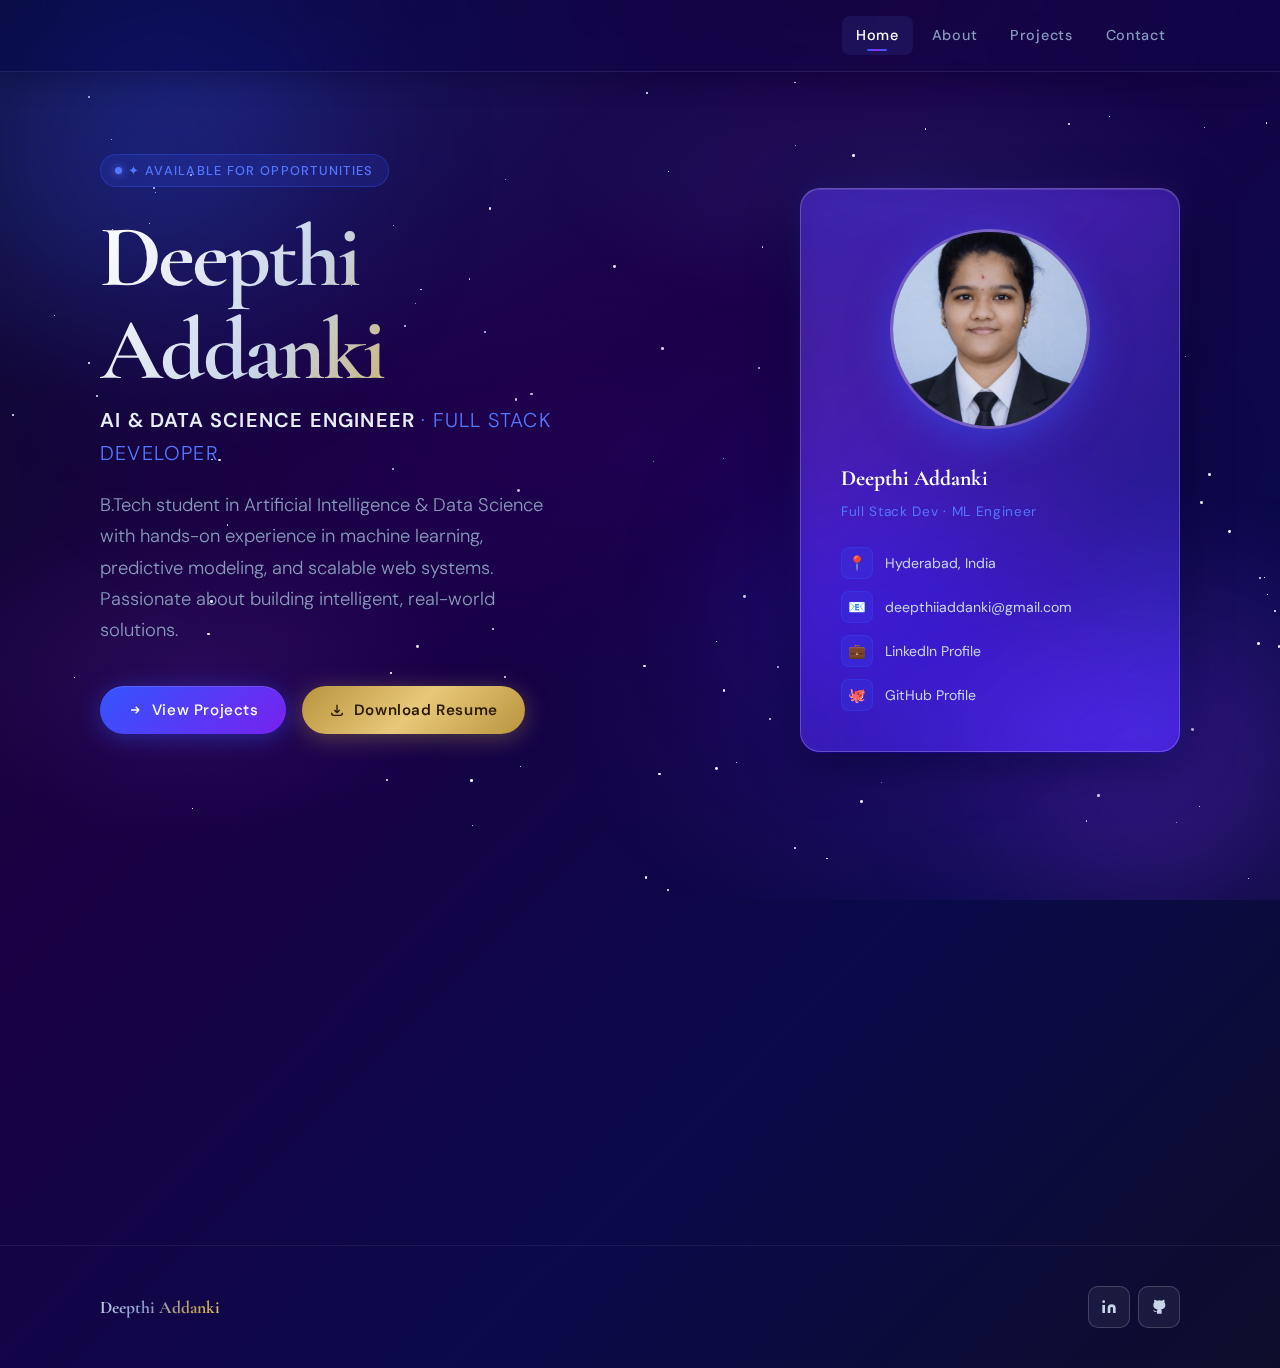
<file: index.html>
<!DOCTYPE html>
<html lang="en">
<head>
  <meta charset="UTF-8" />
  <meta name="viewport" content="width=device-width, initial-scale=1.0" />
  <meta name="description" content="Deepthi Addanki — Full Stack Developer & Machine Learning Enthusiast based in Hyderabad. Portfolio showcasing scalable, intelligent software solutions." />
  <meta name="keywords" content="Deepthi Addanki, Full Stack Developer, Machine Learning, Portfolio, Hyderabad, Software Engineer" />
  <meta name="author" content="Deepthi Addanki" />
  <meta property="og:title" content="Deepthi Addanki — Full Stack Developer" />
  <meta property="og:description" content="Passionate about building scalable and intelligent software solutions." />
  <meta property="og:type" content="website" />
  <title>Deepthi Addanki</title>
  <link rel="stylesheet" href="style.css" />
  <link rel="icon" type="image/svg+xml" href="data:image/svg+xml,<svg xmlns='http://www.w3.org/2000/svg' viewBox='0 0 100 100'><text y='.9em' font-size='90'></text></svg>" />
</head>
<body>

<!-- ═══ NAVBAR ═══════════════════════════════════════════════ -->
<nav id="navbar" role="navigation" aria-label="Main Navigation">
  <div class="container nav-inner">
    <a href="index.html" class="nav-logo" aria-label="Deepthi Addanki Home">
      <!-- Deepthi <span>Addanki</span> -->
    </a>

    <ul class="nav-links" role="list">
      <li><a href="index.html"    data-nav aria-current="page">Home</a></li>
      <li><a href="about.html"    data-nav>About</a></li>
      <li><a href="projects.html" data-nav>Projects</a></li>
      <li><a href="contact.html"  data-nav>Contact</a></li>
    </ul>

    <button class="nav-toggle" id="navToggle" aria-label="Toggle menu" aria-expanded="false">
      <span></span><span></span><span></span>
    </button>
  </div>
</nav>

<!-- Mobile Drawer -->
<div class="nav-mobile" id="navMobile" aria-hidden="true">
  <ul role="list">
    <li><a href="index.html"    data-nav>Home</a></li>
    <li><a href="about.html"    data-nav>About</a></li>
    <li><a href="projects.html" data-nav>Projects</a></li>
    <li><a href="contact.html"  data-nav>Contact</a></li>
  </ul>
</div>

<!-- ═══ HERO ══════════════════════════════════════════════════ -->
<main>
  <section class="hero" aria-labelledby="hero-heading">
    <!-- Floating orbs -->
    <div class="orb orb-1" aria-hidden="true"></div>
    <div class="orb orb-2" aria-hidden="true"></div>
    <div class="orb orb-3" aria-hidden="true"></div>

    <div class="container">
      <div class="hero-inner">

        <!-- Left: Copy -->
        <div class="hero-copy">
          <div class="hero-badge reveal">✦ Available for Opportunities</div>

          <h1 class="hero-name reveal reveal-delay-1" id="hero-heading">
            Deepthi<br>Addanki
          </h1>

          <p class="hero-title reveal reveal-delay-2">
            <strong>AI & Data Science Engineer</strong> · Full Stack Developer
          </p>

          <p class="hero-tagline reveal reveal-delay-3">
            B.Tech student in Artificial Intelligence & Data Science with hands-on experience in machine learning, predictive modeling, and scalable web systems. Passionate about building intelligent, real-world solutions.
          </p>

          <div class="hero-cta reveal reveal-delay-4">
            <a href="projects.html" class="btn btn-primary">
              <svg width="16" height="16" fill="none" viewBox="0 0 24 24" stroke="currentColor" stroke-width="2" aria-hidden="true"><path d="M13 7l5 5m0 0l-5 5m5-5H6"/></svg>
              View Projects
            </a>
            <a href="resume.pdf" download class="btn btn-gold">
              <svg width="16" height="16" fill="none" viewBox="0 0 24 24" stroke="currentColor" stroke-width="2" aria-hidden="true"><path d="M4 16v1a3 3 0 003 3h10a3 3 0 003-3v-1m-4-4l-4 4m0 0l-4-4m4 4V4"/></svg>
              Download Resume
            </a>
          </div>

          <div class="hero-stats reveal reveal-delay-5">
            <div class="stat-item">
              <span class="stat-num"></span>
              <span class="stat-label"></span>
            </div>
            <div class="stat-item">
              <span class="stat-num"></span>
              <span class="stat-label"></span>
            </div>
            <div class="stat-item">
              <span class="stat-num"></span>
              <span class="stat-label"></span>
            </div>
          </div>
        </div>

        <!-- Right: Floating Card -->
        <div class="hero-visual" aria-hidden="true">
          <div class="glass-strong hero-card">
            <div class="hero-card-glow"></div>
            <div class="hero-card-avatar">
                <img src="Deepthi_A.png" alt="Deepthi Addanki">
            </div>
            <p class="hero-card-name">Deepthi Addanki</p>
            <p class="hero-card-role">Full Stack Dev · ML Engineer</p>
            <div class="hero-card-info">
              <div class="info-row">
                <div class="info-icon">📍</div>
                <span>Hyderabad, India</span>
              </div>
              <div class="info-row">
                <div class="info-icon">📧</div>
                <span>deepthiiaddanki@gmail.com</span>
              </div>
              <div class="info-row">
                <div class="info-icon">💼</div>
                <a href="https://www.linkedin.com/in/deepthi-addanki/" target="_blank" rel="noopener noreferrer" style="color:inherit;text-decoration:none;">LinkedIn Profile</a>
              </div>
              <div class="info-row">
                <div class="info-icon">🐙</div>
                <a href="https://github.com/DeepthiAddanki" target="_blank" rel="noopener noreferrer" style="color:inherit;text-decoration:none;">GitHub Profile</a>
              </div>
            </div>
          </div>
        </div>

      </div>
    </div>
  </section>

  <!-- ═══ QUICK INTRO STRIP ══════════════════════════════════ -->
  <section class="container" style="padding: 0 clamp(1.25rem,4vw,2.5rem) 6rem;" aria-label="Highlights">
    <div style="display:grid; grid-template-columns: repeat(auto-fit, minmax(220px,1fr)); gap:1.5rem;">

      <article class="glass reveal" style="padding:1.75rem; border-radius:16px; transition: transform 0.35s cubic-bezier(.34,1.56,.64,1), box-shadow 0.35s;" onmouseover="this.style.transform='translateY(-8px)'" onmouseout="this.style.transform='translateY(0)'">
        <div style="font-size:2rem; margin-bottom:0.75rem;">⚡</div>
        <h3 style="font-family:var(--font-display); font-size:1.1rem; font-weight:700; color:var(--white); margin-bottom:0.5rem;">Full Stack Dev</h3>
        <p style="font-size:0.875rem; color:var(--silver-dim); line-height:1.6;">Building end-to-end web applications with modern frontend & backend technologies.</p>
      </article>

      <article class="glass reveal reveal-delay-1" style="padding:1.75rem; border-radius:16px; transition: transform 0.35s cubic-bezier(.34,1.56,.64,1), box-shadow 0.35s;" onmouseover="this.style.transform='translateY(-8px)'" onmouseout="this.style.transform='translateY(0)'">
        <div style="font-size:2rem; margin-bottom:0.75rem;">🤖</div>
        <h3 style="font-family:var(--font-display); font-size:1.1rem; font-weight:700; color:var(--white); margin-bottom:0.5rem;">Machine Learning</h3>
        <p style="font-size:0.875rem; color:var(--silver-dim); line-height:1.6;">Crafting predictive models and intelligent systems that solve real-world problems.</p>
      </article>

      <article class="glass reveal reveal-delay-2" style="padding:1.75rem; border-radius:16px; transition: transform 0.35s cubic-bezier(.34,1.56,.64,1), box-shadow 0.35s;" onmouseover="this.style.transform='translateY(-8px)'" onmouseout="this.style.transform='translateY(0)'">
        <div style="font-size:2rem; margin-bottom:0.75rem;">🎯</div>
        <h3 style="font-family:var(--font-display); font-size:1.1rem; font-weight:700; color:var(--white); margin-bottom:0.5rem;">Problem Solver</h3>
        <p style="font-size:0.875rem; color:var(--silver-dim); line-height:1.6;">Turning complex challenges into elegant, scalable, and maintainable solutions.</p>
      </article>

      <article class="glass reveal reveal-delay-3" style="padding:1.75rem; border-radius:16px; transition: transform 0.35s cubic-bezier(.34,1.56,.64,1), box-shadow 0.35s;" onmouseover="this.style.transform='translateY(-8px)'" onmouseout="this.style.transform='translateY(0)'">
        <div style="font-size:2rem; margin-bottom:0.75rem;">🌐</div>
        <h3 style="font-family:var(--font-display); font-size:1.1rem; font-weight:700; color:var(--white); margin-bottom:0.5rem;">Real-Time Systems</h3>
        <p style="font-size:0.875rem; color:var(--silver-dim); line-height:1.6;">Designing live data tracking and monitoring systems for operational efficiency.</p>
      </article>

    </div>
  </section>

</main>

<!-- ═══ FOOTER ════════════════════════════════════════════════ -->
<footer>
  <div class="container footer-inner">
    <span class="footer-logo">Deepthi Addanki</span>
    <!-- <span class="footer-copy"></span> -->
    <div class="footer-links">
      <a href="https://www.linkedin.com/in/deepthi-addanki/" target="_blank" rel="noopener noreferrer" class="social-btn" aria-label="LinkedIn">
        <svg width="16" height="16" viewBox="0 0 24 24" fill="currentColor" aria-hidden="true"><path d="M16 8a6 6 0 016 6v7h-4v-7a2 2 0 00-2-2 2 2 0 00-2 2v7h-4v-7a6 6 0 016-6zM2 9h4v12H2z"/><circle cx="4" cy="4" r="2"/></svg>
      </a>
      <a href="https://github.com/DeepthiAddanki" target="_blank" rel="noopener noreferrer" class="social-btn" aria-label="GitHub">
        <svg width="16" height="16" viewBox="0 0 24 24" fill="currentColor" aria-hidden="true"><path d="M9 19c-5 1.5-5-2.5-7-3m14 6v-3.87a3.37 3.37 0 00-.94-2.61c3.14-.35 6.44-1.54 6.44-7A5.44 5.44 0 0020 4.77 5.07 5.07 0 0019.91 1S18.73.65 16 2.48a13.38 13.38 0 00-7 0C6.27.65 5.09 1 5.09 1A5.07 5.07 0 005 4.77a5.44 5.44 0 00-1.5 3.78c0 5.42 3.3 6.61 6.44 7A3.37 3.37 0 009 18.13V22"/></svg>
      </a>
    </div>
  </div>
</footer>

<script src="main.js"></script>
</body>
</html>
</file>
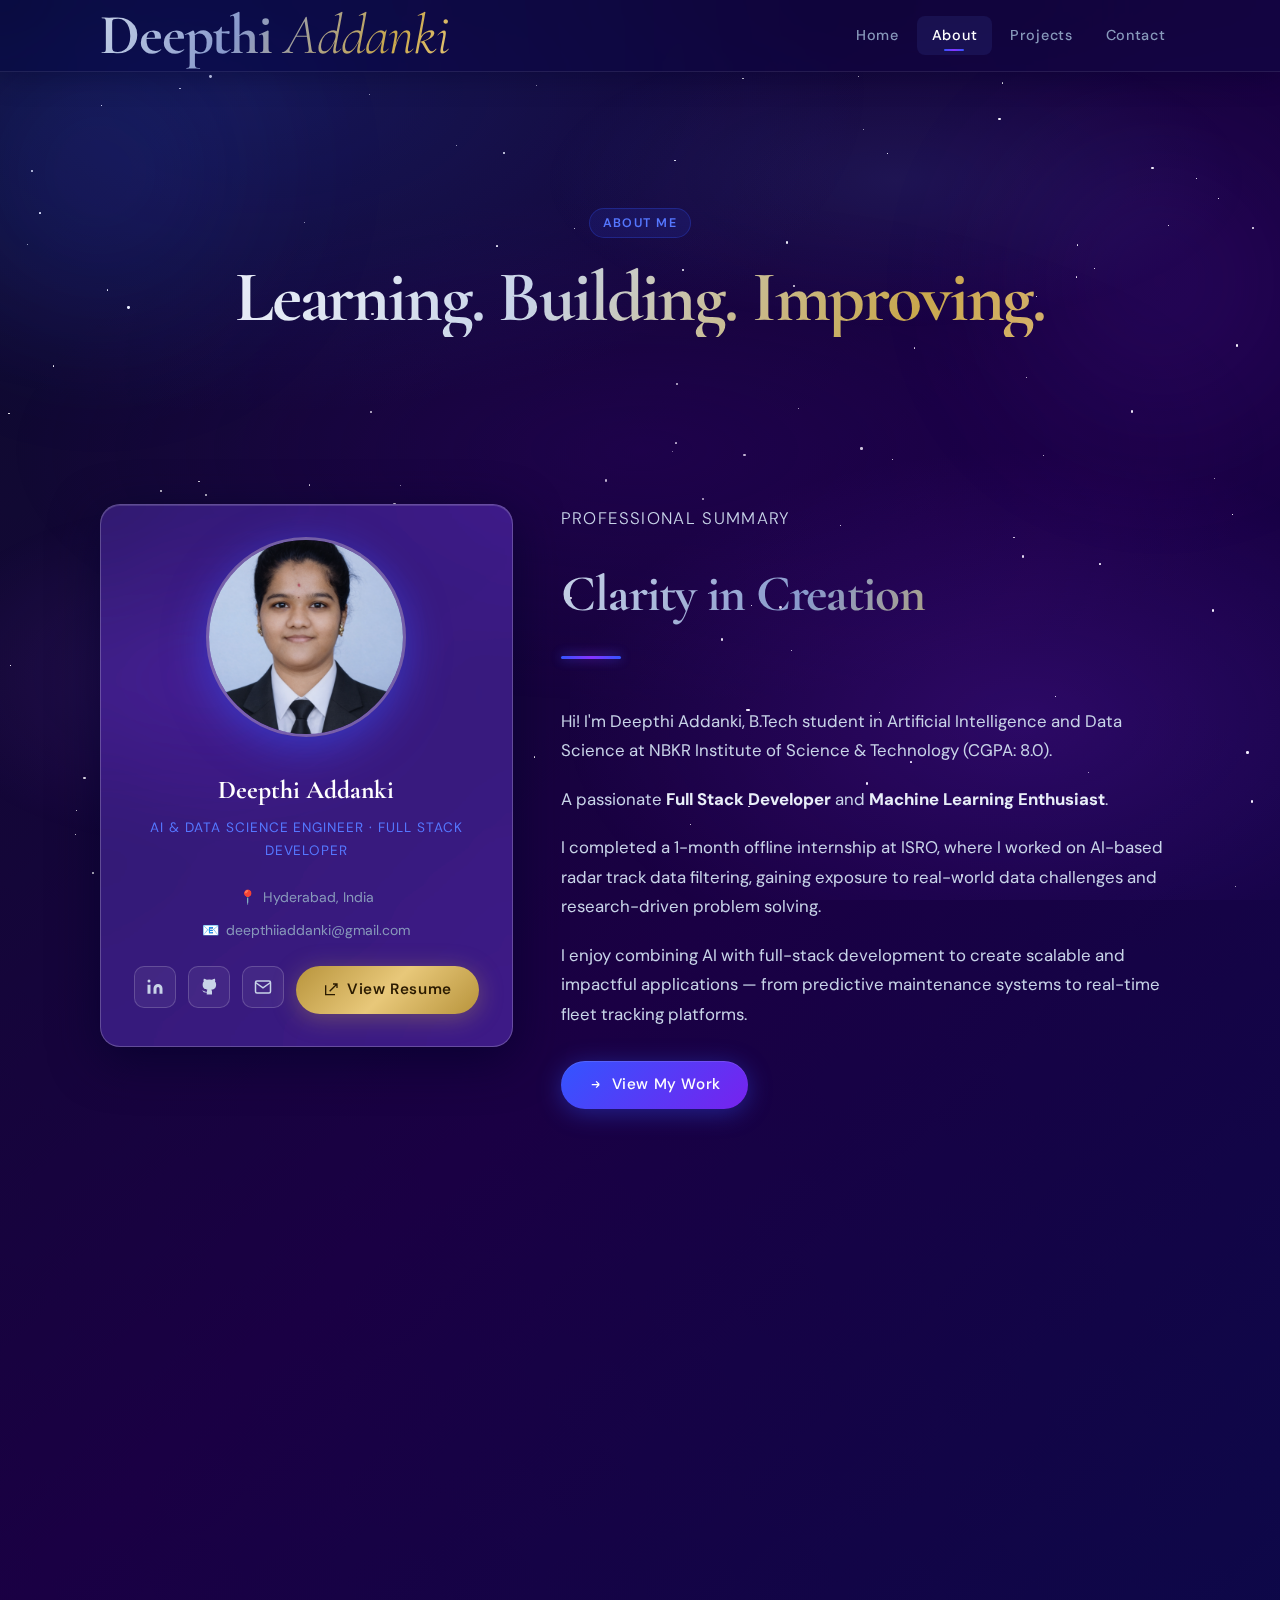
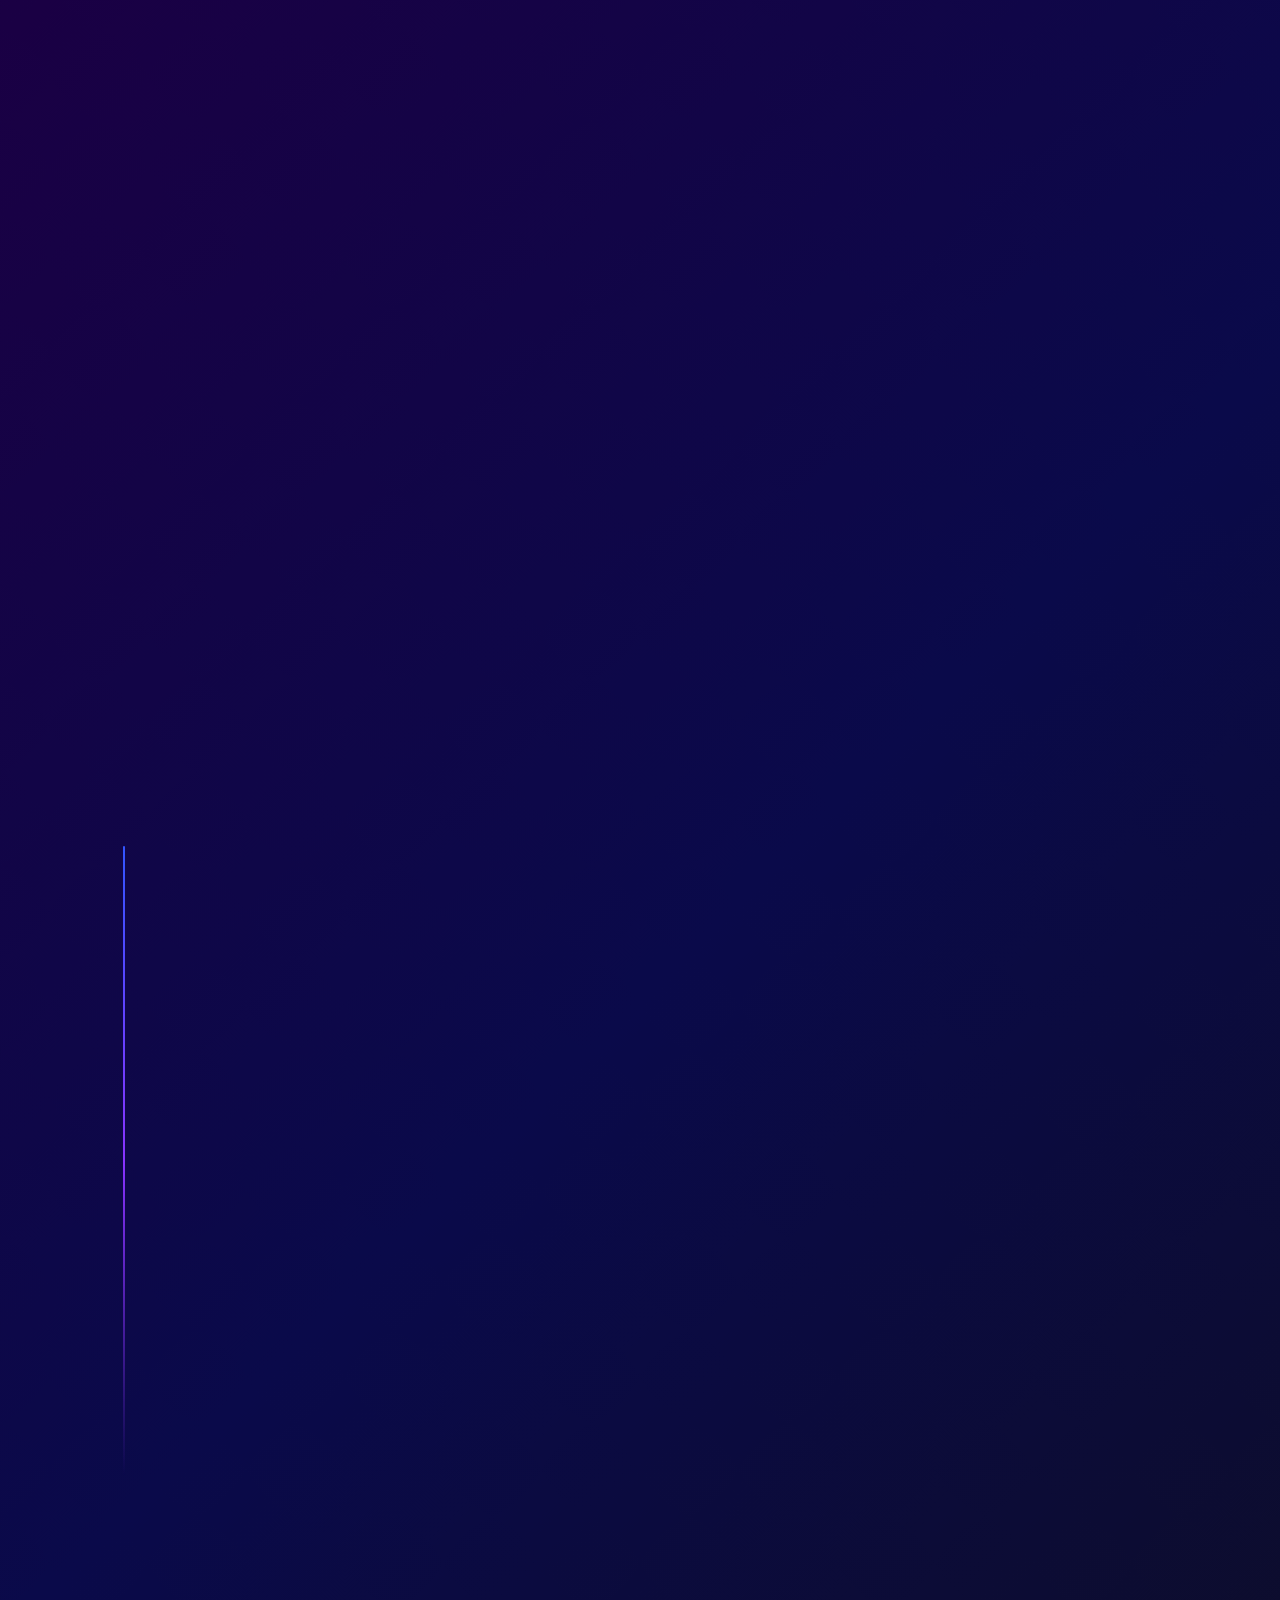
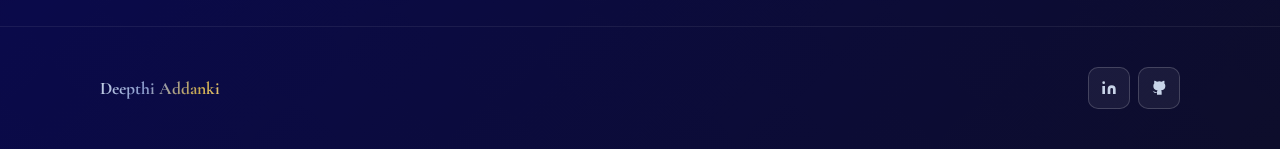
<file: about.html>
<!DOCTYPE html>
<html lang="en">
<head>
  <meta charset="UTF-8" />
  <meta name="viewport" content="width=device-width, initial-scale=1.0" />
  <meta name="description" content="About Deepthi Addanki — Full Stack Developer & ML Enthusiast. Skills, education, and professional background." />
  <meta name="author" content="Deepthi Addanki" />
  <title>About</title>
  <link rel="stylesheet" href="style.css" />
  <link rel="icon" type="image/svg+xml" href="data:image/svg+xml,<svg xmlns='http://www.w3.org/2000/svg' viewBox='0 0 100 100'><text y='.9em' font-size='90'></text></svg>" />
</head>
<body>

<!-- ═══ NAVBAR ═══════════════════════════════════════════════ -->
<nav id="navbar" role="navigation" aria-label="Main Navigation">
  <div class="container nav-inner">
    <a href="index.html" class="nav-logo" aria-label="Deepthi Addanki Home">
      Deepthi <span>Addanki</span>
    </a>
    <ul class="nav-links" role="list">
      <li><a href="index.html"    data-nav>Home</a></li>
      <li><a href="about.html"    data-nav>About</a></li>
      <li><a href="projects.html" data-nav>Projects</a></li>
      <li><a href="contact.html"  data-nav>Contact</a></li>
    </ul>
    <button class="nav-toggle" id="navToggle" aria-label="Toggle menu" aria-expanded="false">
      <span></span><span></span><span></span>
    </button>
  </div>
</nav>

<div class="nav-mobile" id="navMobile">
  <ul role="list">
    <li><a href="index.html"    data-nav>Home</a></li>
    <li><a href="about.html"    data-nav>About</a></li>
    <li><a href="projects.html" data-nav>Projects</a></li>
    <li><a href="contact.html"  data-nav>Contact</a></li>
  </ul>
</div>

<!-- ═══ PAGE HERO ════════════════════════════════════════════ -->
<main class="page-content">
  <section class="page-hero">
    <div class="container">
      <div class="page-hero-tag reveal">About Me</div>
      <h1 class="page-hero-title reveal reveal-delay-1">Learning. Building. Improving.</h1>
      <!-- <p class="page-hero-desc reveal reveal-delay-2">
        A passionate developer who transforms ideas into scalable, intelligent software solutions.
      </p> -->
    </div>
    <!-- Decorative orbs -->
    <div class="orb orb-1" style="opacity:0.2; width:400px; height:400px;" aria-hidden="true"></div>
    <div class="orb orb-2" style="opacity:0.18;" aria-hidden="true"></div>
  </section>

  <!-- ═══ ABOUT MAIN ════════════════════════════════════════ -->
  <section class="about-section" aria-label="About Deepthi">
    <div class="container">

      <!-- Bio Grid -->
      <div class="about-grid">

        <!-- Profile Card -->
        <aside>
          <div class="glass-strong about-photo-card reveal">
            <div class="hero-card-avatar">
                <img src="Deepthi_A.png" alt="Deepthi Addanki">
            </div>
            <h2 class="about-name-card">Deepthi Addanki</h2>
            <p class="about-title-card">AI &amp; Data Science Engineer · Full Stack Developer</p>

            <p class="about-location">
              <span aria-hidden="true">📍</span>
              Hyderabad, India
            </p>
            <p class="about-email">
              <span aria-hidden="true">📧</span>
              <a href="mailto:deepthiiaddanki@gmail.com" style="color:inherit;text-decoration:none;">deepthiiaddanki@gmail.com</a>
            </p>

            <div class="about-social">
              <a href="https://www.linkedin.com/in/deepthi-addanki/" target="_blank" rel="noopener noreferrer"
                 class="social-btn" aria-label="LinkedIn Profile" title="LinkedIn">
                <svg width="18" height="18" viewBox="0 0 24 24" fill="currentColor" aria-hidden="true">
                  <path d="M16 8a6 6 0 016 6v7h-4v-7a2 2 0 00-2-2 2 2 0 00-2 2v7h-4v-7a6 6 0 016-6zM2 9h4v12H2z"/>
                  <circle cx="4" cy="4" r="2"/>
                </svg>
              </a>
              <a href="https://github.com/DeepthiAddanki" target="_blank" rel="noopener noreferrer"
                 class="social-btn" aria-label="GitHub Profile" title="GitHub">
                <svg width="18" height="18" viewBox="0 0 24 24" fill="currentColor" aria-hidden="true">
                  <path d="M9 19c-5 1.5-5-2.5-7-3m14 6v-3.87a3.37 3.37 0 00-.94-2.61c3.14-.35 6.44-1.54 6.44-7A5.44 5.44 0 0020 4.77 5.07 5.07 0 0019.91 1S18.73.65 16 2.48a13.38 13.38 0 00-7 0C6.27.65 5.09 1 5.09 1A5.07 5.07 0 005 4.77a5.44 5.44 0 00-1.5 3.78c0 5.42 3.3 6.61 6.44 7A3.37 3.37 0 009 18.13V22"/>
                </svg>
              </a>
              <a href="mailto:deepthiiaddanki@gmail.com"
                 class="social-btn" aria-label="Email" title="Email">
                <svg width="18" height="18" viewBox="0 0 24 24" fill="none" stroke="currentColor" stroke-width="2" aria-hidden="true">
                  <path d="M4 4h16c1.1 0 2 .9 2 2v12c0 1.1-.9 2-2 2H4c-1.1 0-2-.9-2-2V6c0-1.1.9-2 2-2z"/>
                  <polyline points="22,6 12,13 2,6"/>
                </svg>
              </a>
             <a href="resume.pdf" target="_blank" class="btn btn-gold">
            <svg width="16" height="16" fill="none" viewBox="0 0 24 24" stroke="currentColor" stroke-width="2" aria-hidden="true">
            <path d="M15 3h6v6M10 14L21 3M4 5v14h14"/>
            </svg>
           View Resume
            </a>
            </div>
          </div>
        </aside>

        <!-- Bio Text -->
        <div class="about-bio reveal reveal-delay-1">
          <p class="section-subtitle">Professional Summary</p>
          <h2 class="section-title">Clarity in Creation</h2>
          <div class="section-divider"></div>

          <p>
            Hi! I'm Deepthi Addanki, B.Tech student in Artificial Intelligence and Data Science at NBKR Institute of Science & Technology (CGPA: 8.0).
          </p>
          <p>
             A passionate <strong style="color:var(--silver-light);">Full Stack Developer</strong> and <strong style="color:var(--silver-light);">Machine Learning Enthusiast</strong>.
          </p>
          <p>
            I completed a 1-month offline internship at ISRO, where I worked on AI-based radar track data filtering, gaining exposure to real-world data challenges and research-driven problem solving.
          </p>
          <p>
            I enjoy combining AI with full-stack development to create scalable and impactful applications — from predictive maintenance systems to real-time fleet tracking platforms.
          </p>
         
          
          <div style="display:flex; gap:1rem; flex-wrap:wrap; margin-top:2rem;">
            <a href="projects.html" class="btn btn-primary">
              <svg width="15" height="15" fill="none" viewBox="0 0 24 24" stroke="currentColor" stroke-width="2"><path d="M13 7l5 5m0 0l-5 5m5-5H6"/></svg>
              View My Work
            </a>
            <!-- <a href="resume.pdf" download class="btn btn-glass">
              <svg width="15" height="15" fill="none" viewBox="0 0 24 24" stroke="currentColor" stroke-width="2"><path d="M4 16v1a3 3 0 003 3h10a3 3 0 003-3v-1m-4-4l-4 4m0 0l-4-4m4 4V4"/></svg>
              Download Resume
            </a> -->
          </div>
        </div>
      </div>

      <!-- ─── Skills Section ─────────────────────────────── -->
      <section class="skills-section" aria-labelledby="skills-heading">
        <p class="section-subtitle reveal">Technical Expertise</p>
        <h2 class="section-title reveal reveal-delay-1" id="skills-heading">Skills &amp; Technologies</h2>
        <div class="section-divider reveal reveal-delay-2"></div>

        <div class="skills-grid">

          <article class="glass skill-category-card reveal">
            <div class="skill-cat-header">
              <div class="skill-cat-icon">🌐</div>
              <h3 class="skill-cat-name">Frontend</h3>
            </div>
            <div class="skill-items">
              <span class="skill-tag">HTML5</span>
              <span class="skill-tag">CSS3</span>
              <span class="skill-tag">JavaScript</span>
              <span class="skill-tag">React.js</span>
              <span class="skill-tag">Responsive Design</span>
              <span class="skill-tag">Streamlit</span>
            </div>
            <div class="skill-bars" style="margin-top:1.5rem;">
              <div class="skill-bar-item">
                <div class="skill-bar-header">
                  <span>HTML / CSS</span><span>70%</span>
                </div>
                <div class="skill-bar-track">
                  <div class="skill-bar-fill" data-width="90%"></div>
                </div>
              </div>
              <div class="skill-bar-item">
                <div class="skill-bar-header">
                  <span>JavaScript</span><span>50%</span>
                </div>
                <div class="skill-bar-track">
                  <div class="skill-bar-fill" data-width="80%"></div>
                </div>
              </div>
              <div class="skill-bar-item">
                <div class="skill-bar-header">
                  <span>Streamlit</span><span>50%</span>
                </div>
                <div class="skill-bar-track">
                  <div class="skill-bar-fill" data-width="70%"></div>
                </div>
              </div>
            </div>
          </article>

          <article class="glass skill-category-card reveal reveal-delay-1">
            <div class="skill-cat-header">
              <div class="skill-cat-icon">⚙️</div>
              <h3 class="skill-cat-name">Backend</h3>
            </div>
            <div class="skill-items">
              <span class="skill-tag">Python</span>
              <span class="skill-tag">FastAPI</span>
              <span class="skill-tag">REST APIs</span>
              <span class="skill-tag">Django</span>
            </div>
            <div class="skill-bars" style="margin-top:1.5rem;">
              <div class="skill-bar-item">
                <div class="skill-bar-header">
                  <span>Python</span><span>80%</span>
                </div>
                <div class="skill-bar-track">
                  <div class="skill-bar-fill" data-width="85%"></div>
                </div>
              </div>
              <div class="skill-bar-item">
                <div class="skill-bar-header">
                  <span>FastAPI</span><span>50%</span>
                </div>
                <div class="skill-bar-track">
                  <div class="skill-bar-fill" data-width="72%"></div>
                </div>
              </div>
              <div class="skill-bar-item">
                <div class="skill-bar-header">
                  <span>Django</span><span>50%</span>
                </div>
                <div class="skill-bar-track">
                  <div class="skill-bar-fill" data-width="80%"></div>
                </div>
              </div>
            </div>
          </article>

          <article class="glass skill-category-card reveal reveal-delay-2">
            <div class="skill-cat-header">
              <div class="skill-cat-icon">🤖</div>
              <h3 class="skill-cat-name">Machine Learning</h3>
            </div>
            <div class="skill-items">
              <span class="skill-tag">Python</span>
              <span class="skill-tag">Scikit-Learn</span>
              <span class="skill-tag">TensorFlow</span>
              <span class="skill-tag">Pandas</span>
              <span class="skill-tag">NumPy</span>
              <span class="skill-tag">Matplotlib</span>
              <span class="skill-tag">Data Analysis</span>
            </div>
            <div class="skill-bars" style="margin-top:1.5rem;">
              <div class="skill-bar-item">
                <div class="skill-bar-header">
                  <span>Scikit-Learn</span><span>50%</span>
                </div>
                <div class="skill-bar-track">
                  <div class="skill-bar-fill" data-width="78%"></div>
                </div>
              </div>
              <div class="skill-bar-item">
                <div class="skill-bar-header">
                  <span>Data Analysis</span><span>55%</span>
                </div>
                <div class="skill-bar-track">
                  <div class="skill-bar-fill" data-width="82%"></div>
                </div>
              </div>
              <div class="skill-bar-item">
                <div class="skill-bar-header">
                  <span>TensorFlow</span><span>50%</span>
                </div>
                <div class="skill-bar-track">
                  <div class="skill-bar-fill" data-width="60%"></div>
                </div>
              </div>
            </div>
          </article>

          <article class="glass skill-category-card reveal reveal-delay-3">
            <div class="skill-cat-header">
              <div class="skill-cat-icon">🗄️</div>
              <h3 class="skill-cat-name">Database &amp; Cloud</h3>
            </div>
            <div class="skill-items">
              <span class="skill-tag">SQLite</span>
              <span class="skill-tag">MySQL</span>
              <span class="skill-tag">PostgreSQL</span>
              <span class="skill-tag">AWS</span>
              <span class="skill-tag">Git</span>
              <span class="skill-tag">GitHub</span>
            </div>
            <div class="skill-bars" style="margin-top:1.5rem;">
              <div class="skill-bar-item">
                <div class="skill-bar-header">
                  <span>SQLite</span><span>30%</span>
                </div>
                <div class="skill-bar-track">
                  <div class="skill-bar-fill" data-width="75%"></div>
                </div>
              </div>
              <div class="skill-bar-item">
                <div class="skill-bar-header">
                  <span>PostgreSQLL</span><span>50%</span>
                </div>
                <div class="skill-bar-track">
                  <div class="skill-bar-fill" data-width="80%"></div>
                </div>
              </div>
              <div class="skill-bar-item">
                <div class="skill-bar-header">
                  <span>Git / GitHub</span><span>70%</span>
                </div>
                <div class="skill-bar-track">
                  <div class="skill-bar-fill" data-width="85%"></div>
                </div>
              </div>
            </div>
          </article>

        </div>
      </section>

      <!-- ─── Education Section ──────────────────────────── -->
      <section class="education-section" aria-labelledby="edu-heading">
        <p class="section-subtitle reveal">Academic Background</p>
        <h2 class="section-title reveal reveal-delay-1" id="edu-heading">Education</h2>
        <div class="section-divider reveal reveal-delay-2"></div>

        <div class="education-timeline">

          <article class="glass edu-card reveal">
            <div class="edu-dot" aria-hidden="true">🎓</div>
            <div class="edu-content">
              <h3 class="edu-degree">Bachelor of Technology — Artificial Intelligence &amp; Data Science</h3>
              <p class="edu-institution">N.B.K.R. Institute of Technology, Nellore</p>
              <span class="edu-year">2021 – 2025</span> <span class="edu-year">CGPA - 8.0/10</span>
              <p style="font-size:0.875rem; color:var(--silver-dim); margin-top:0.75rem; line-height:1.6;">
                Bachelor of Technology in Artificial Intelligence & Data Science (2021–2025), NBKR Institute of Science & Technology. Developed strong expertise in machine learning, predictive modeling, and full-stack application development through academic and real-world projects.
              </p>
            </div>
          </article>

          <article class="glass edu-card reveal reveal-delay-1">
            <div class="edu-dot" aria-hidden="true">🏫</div>
            <div class="edu-content">
              <h3 class="edu-degree">Intermediate (MPC) — Board of Intermediate Education</h3>
              <p class="edu-institution">Narayana Junior College, Nellore</p>
              <span class="edu-year">2019 – 2021</span>  
              <p style="font-size:0.875rem; color:var(--silver-dim); margin-top:0.75rem; line-height:1.6;">
                Mathematics, Physics &amp; Chemistry stream with distinction. Developed a strong analytical and problem-solving foundation that drives my approach to software engineering.
              </p>
            </div>
          </article>

          <article class="glass edu-card reveal reveal-delay-2">
            <div class="edu-dot" aria-hidden="true">📚</div>
            <div class="edu-content">
              <h3 class="edu-degree">Central Board of Secondary Education (CBSE)</h3>
              <p class="edu-institution">Space Central School, Sriharikota</p>
              <span class="edu-year">2019</span>
              <p style="font-size:0.875rem; color:var(--silver-dim); margin-top:0.75rem; line-height:1.6;">
               Completed secondary schooling with focus on overall academic development and foundational learning.
              </p>
            </div>
          </article>

        </div>
      </section>

    </div>
  </section>
</main>

<!-- ═══ FOOTER ════════════════════════════════════════════════ -->
<footer>
  <div class="container footer-inner">
    <span class="footer-logo">Deepthi Addanki</span>
     <div class="footer-links">
      <a href="https://www.linkedin.com/in/deepthi-addanki/" target="_blank" rel="noopener noreferrer" class="social-btn" aria-label="LinkedIn">
        <svg width="16" height="16" viewBox="0 0 24 24" fill="currentColor" aria-hidden="true"><path d="M16 8a6 6 0 016 6v7h-4v-7a2 2 0 00-2-2 2 2 0 00-2 2v7h-4v-7a6 6 0 016-6zM2 9h4v12H2z"/><circle cx="4" cy="4" r="2"/></svg>
      </a>
      <a href="https://github.com/DeepthiAddanki" target="_blank" rel="noopener noreferrer" class="social-btn" aria-label="GitHub">
        <svg width="16" height="16" viewBox="0 0 24 24" fill="currentColor" aria-hidden="true"><path d="M9 19c-5 1.5-5-2.5-7-3m14 6v-3.87a3.37 3.37 0 00-.94-2.61c3.14-.35 6.44-1.54 6.44-7A5.44 5.44 0 0020 4.77 5.07 5.07 0 0019.91 1S18.73.65 16 2.48a13.38 13.38 0 00-7 0C6.27.65 5.09 1 5.09 1A5.07 5.07 0 005 4.77a5.44 5.44 0 00-1.5 3.78c0 5.42 3.3 6.61 6.44 7A3.37 3.37 0 009 18.13V22"/></svg>
      </a>
    </div>
  </div>
</footer>

<script src="main.js"></script>
</body>
</html>
</file>
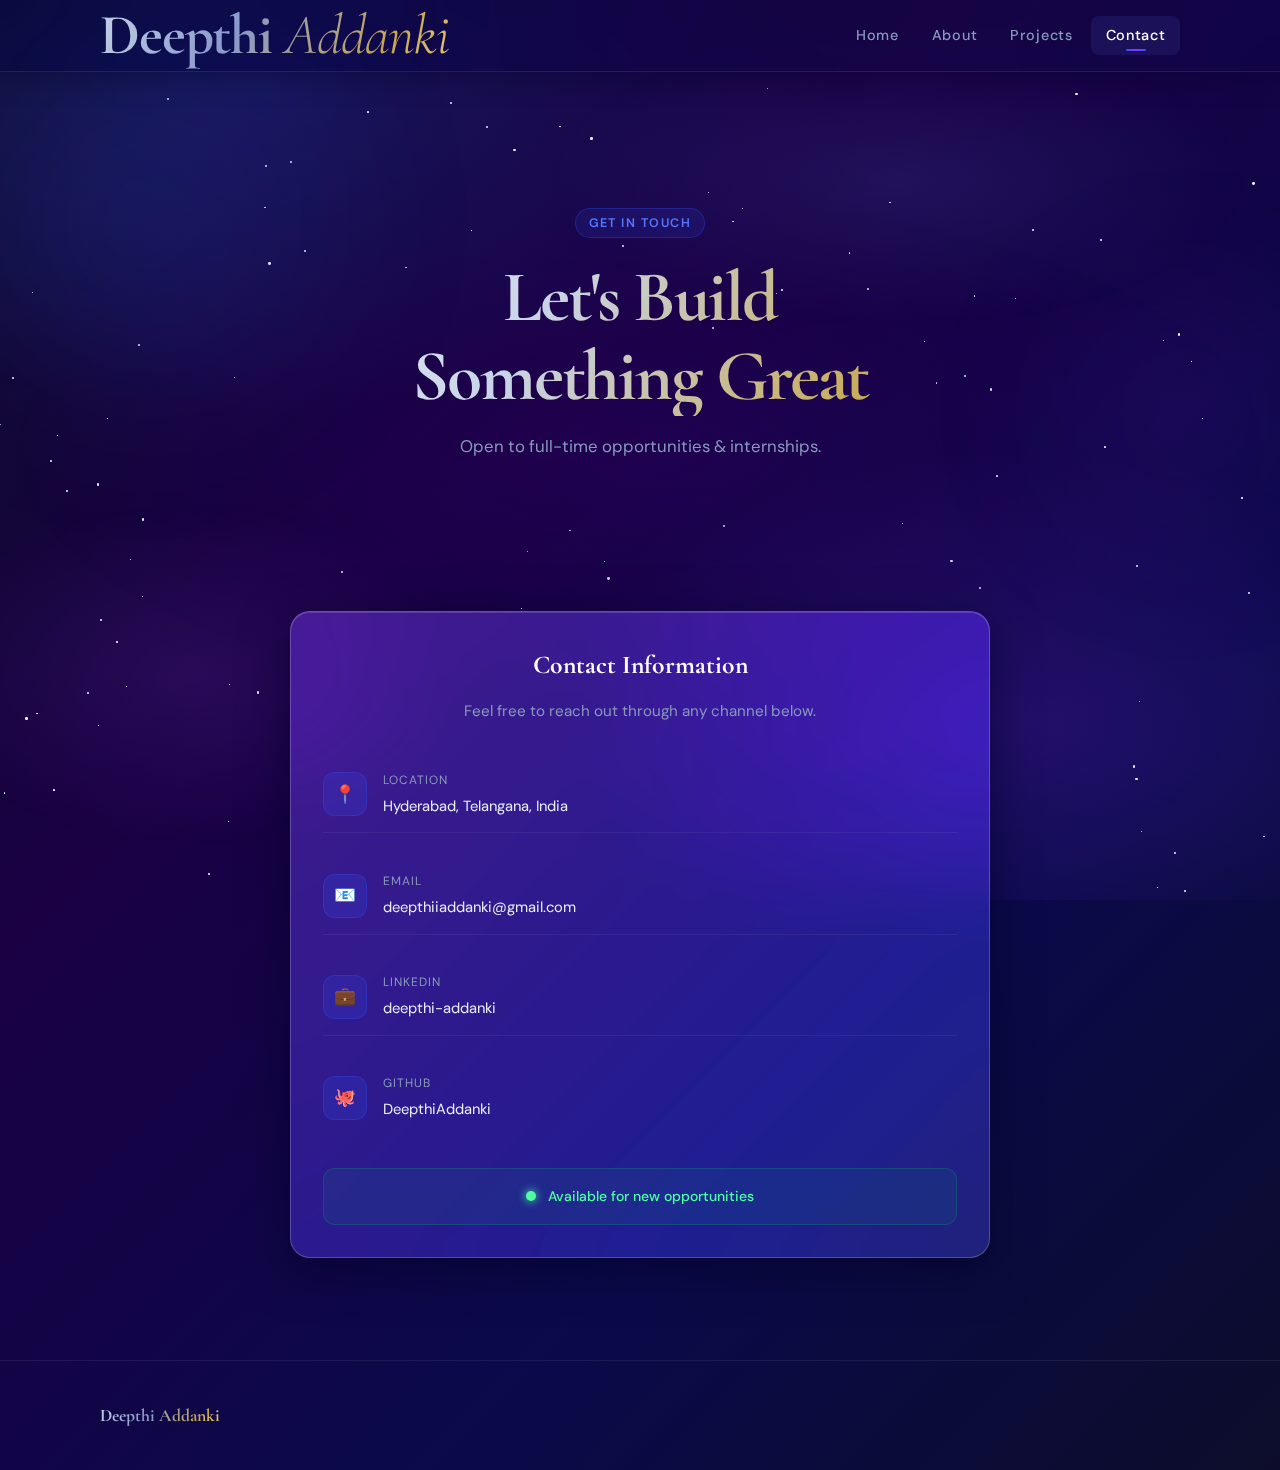
<file: contact.html>
<!DOCTYPE html>
<html lang="en">
<head>
  <meta charset="UTF-8" />
  <meta name="viewport" content="width=device-width, initial-scale=1.0" />
  <meta name="description" content="Contact Deepthi Addanki — AI & Data Science Engineer based in Hyderabad. Connect via LinkedIn, GitHub, or Email." />
  <meta name="author" content="Deepthi Addanki" />
  <title>Contact — Deepthi Addanki</title>
  <link rel="stylesheet" href="style.css" />
  <link rel="icon" type="image/svg+xml" href="data:image/svg+xml,<svg xmlns='http://www.w3.org/2000/svg' viewBox='0 0 100 100'><text y='.9em' font-size='90'>👩‍💻</text></svg>" />
</head>
<body>

<!--  NAVBAR  -->
<nav id="navbar" role="navigation" aria-label="Main Navigation">
  <div class="container nav-inner">
    <a href="index.html" class="nav-logo">
      Deepthi <span>Addanki</span>
    </a>
    <ul class="nav-links" role="list">
      <li><a href="index.html" data-nav>Home</a></li>
      <li><a href="about.html" data-nav>About</a></li>
      <li><a href="projects.html" data-nav>Projects</a></li>
      <li><a href="contact.html" data-nav>Contact</a></li>
    </ul>
    <button class="nav-toggle" id="navToggle">
      <span></span><span></span><span></span>
    </button>
  </div>
</nav>

<div class="nav-mobile" id="navMobile">
  <ul>
    <li><a href="index.html" data-nav>🏠 Home</a></li>
    <li><a href="about.html" data-nav>👩‍💻 About</a></li>
    <li><a href="projects.html" data-nav>🚀 Projects</a></li>
    <li><a href="contact.html" data-nav>📬 Contact</a></li>
  </ul>
</div>

<!--  HERO  -->
<main class="page-content">
  <section class="page-hero">
    <div class="container">
      <div class="page-hero-tag reveal">Get In Touch</div>
      <h1 class="page-hero-title reveal reveal-delay-1">
        Let's Build<br>Something Great
      </h1>
      <p class="page-hero-desc reveal reveal-delay-2">
        Open to full-time opportunities & internships.
      </p>
    </div>
    <div class="orb orb-1" style="opacity:0.18;" aria-hidden="true"></div>
    <div class="orb orb-2" style="opacity:0.15; width:350px; height:350px;" aria-hidden="true"></div>
  </section>

  <!--  CONTACT SECTION (CENTERED) -->
  <section class="contact-section">
    <div class="container">

      <div style="display:flex; justify-content:center;">
        <div class="glass-strong contact-info-card reveal" style="max-width:700px; width:100%; text-align:center;">

          <h2 class="contact-info-title">Contact Information</h2>

          <p class="contact-info-text">
            Feel free to reach out through any channel below.
          </p>

          <div style="margin-top:2rem; display:flex; flex-direction:column; gap:1.5rem; text-align:left;">

            <div class="contact-item">
              <div class="contact-icon">📍</div>
              <div>
                <p class="contact-item-label">Location</p>
                <p class="contact-item-value">Hyderabad, Telangana, India</p>
              </div>
            </div>

            <div class="contact-item">
              <div class="contact-icon">📧</div>
              <div>
                <p class="contact-item-label">Email</p>
                <p class="contact-item-value">
                  <a href="mailto:deepthiiaddanki@gmail.com">
                    deepthiiaddanki@gmail.com
                  </a>
                </p>
              </div>
            </div>

            <div class="contact-item">
              <div class="contact-icon">💼</div>
              <div>
                <p class="contact-item-label">LinkedIn</p>
                <p class="contact-item-value">
                  <a href="https://www.linkedin.com/in/deepthi-addanki/" target="_blank">
                    deepthi-addanki
                  </a>
                </p>
              </div>
            </div>

            <div class="contact-item">
              <div class="contact-icon">🐙</div>
              <div>
                <p class="contact-item-label">GitHub</p>
                <p class="contact-item-value">
                  <a href="https://github.com/DeepthiAddanki" target="_blank">
                    DeepthiAddanki
                  </a>
                </p>
              </div>
            </div>

          </div>

          <!-- Availability badge -->
          <div style="margin-top:2rem; padding:1rem; background:rgba(0,200,100,0.08); border:1px solid rgba(0,200,100,0.2); border-radius:12px; display:flex; justify-content:center; align-items:center; gap:0.75rem;">
            <span style="width:10px; height:10px; border-radius:50%; background:#4dffa0; box-shadow:0 0 10px #4dffa0;"></span>
            <span style="font-size:0.875rem; color:#4dffa0; font-weight:500;">
              Available for new opportunities
            </span>
          </div>

        </div>
      </div>

    </div>
  </section>

</main>

<!-- FOOTER  -->
<footer>
  <div class="container footer-inner">
    <span class="footer-logo">Deepthi Addanki</span>
    </div>
</footer>

<script src="main.js"></script>
</body>
</html>
</file>
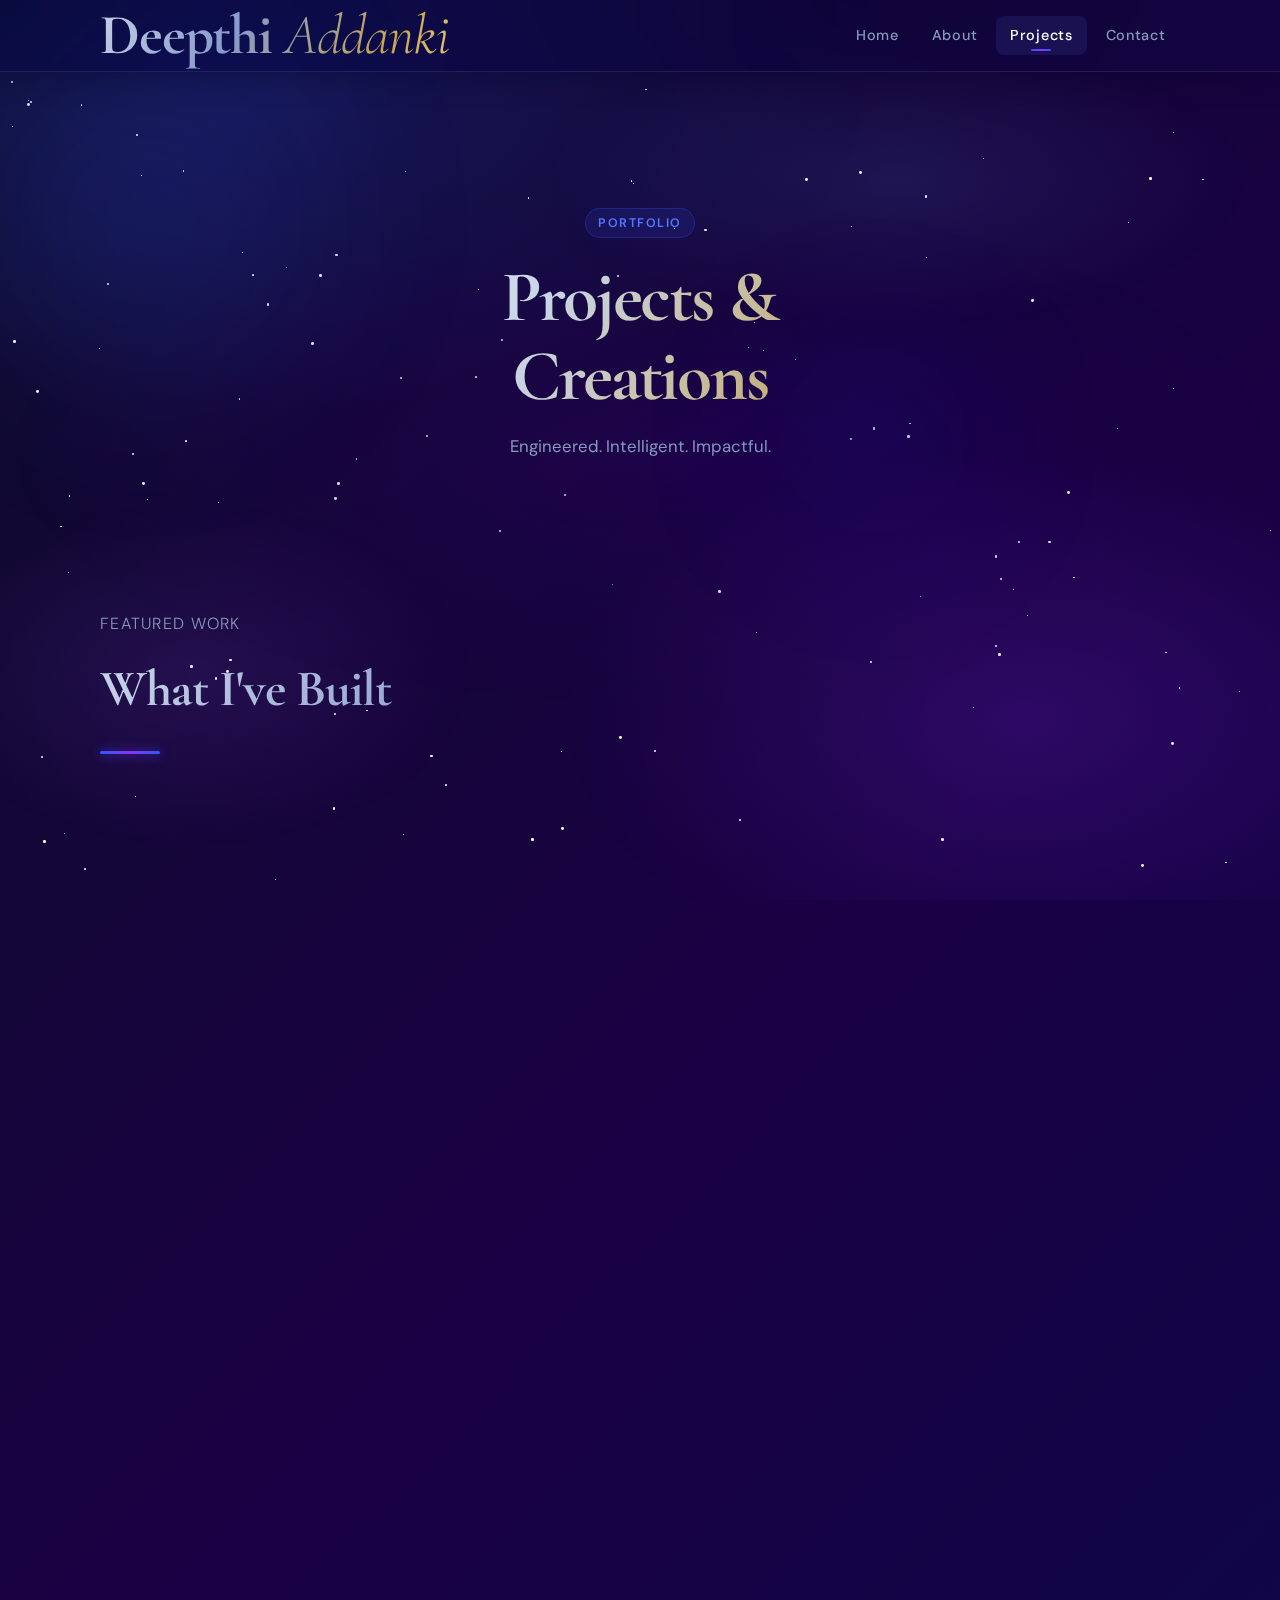
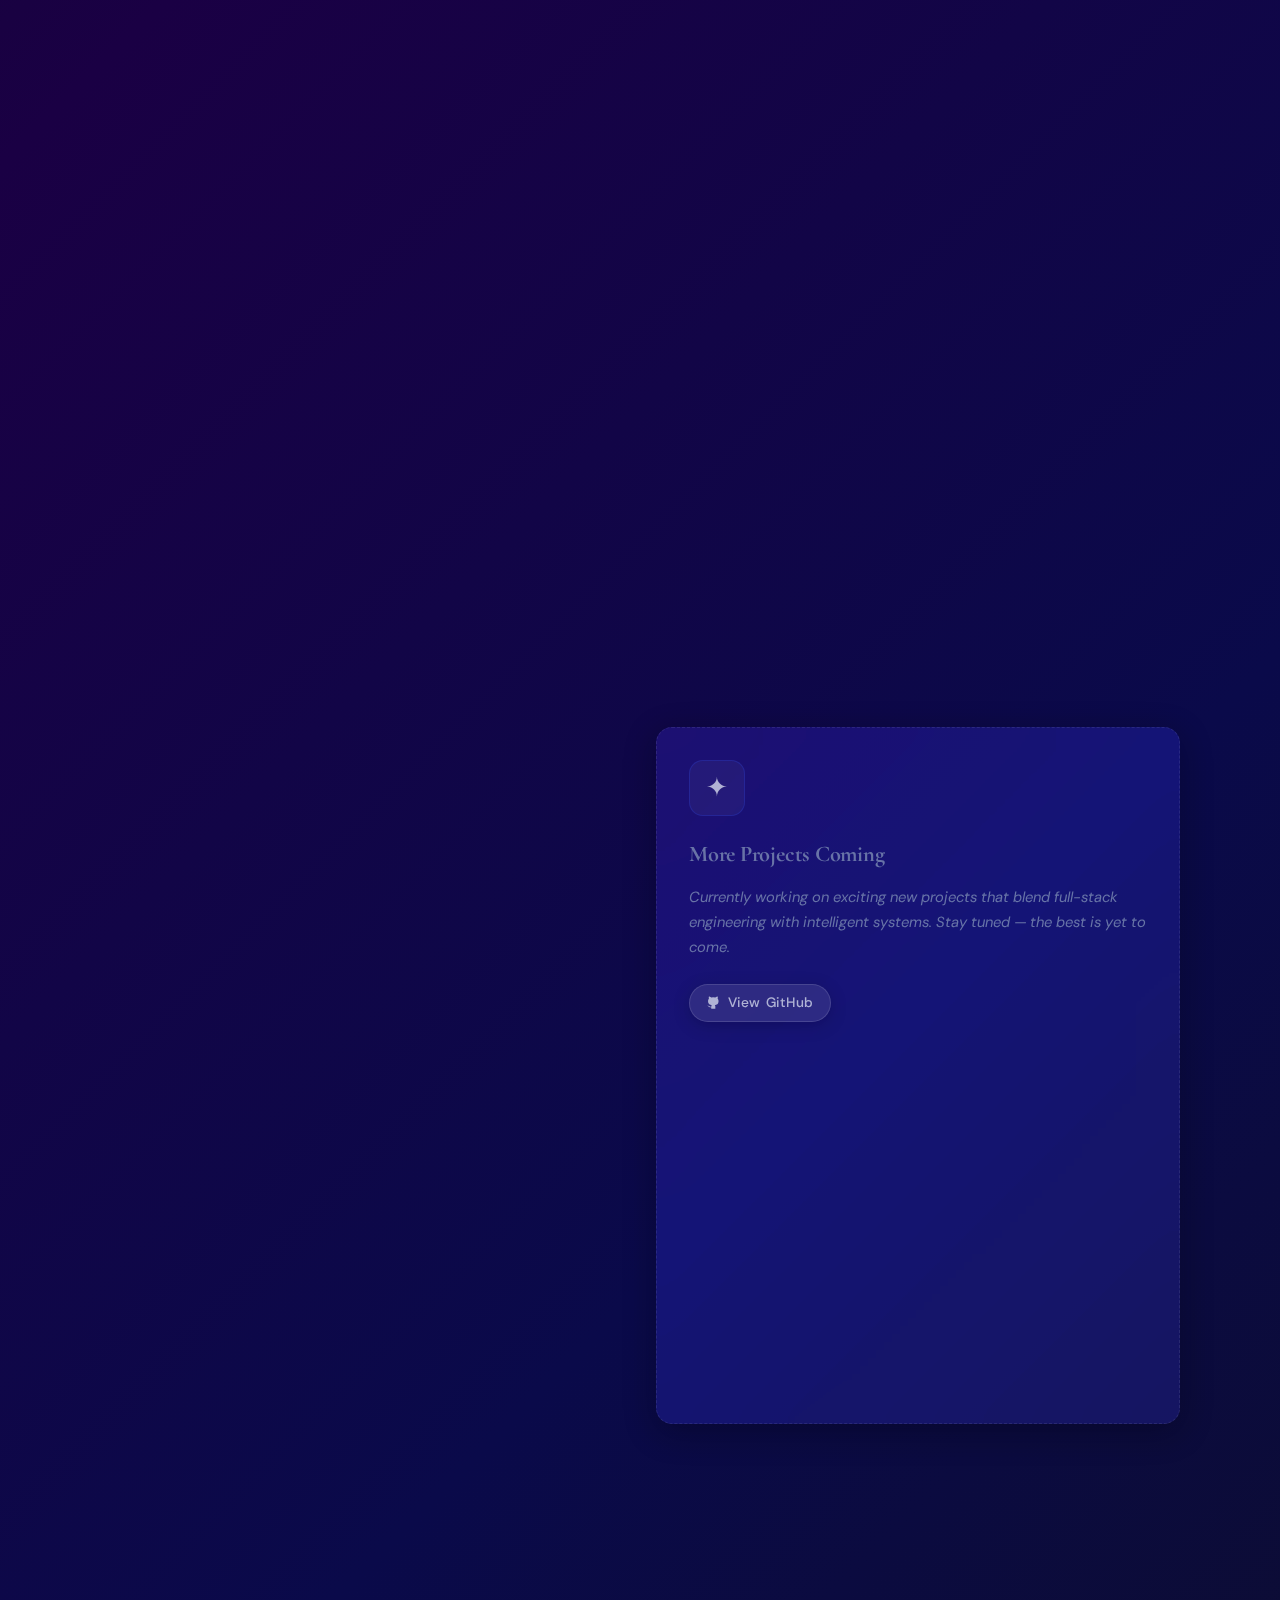
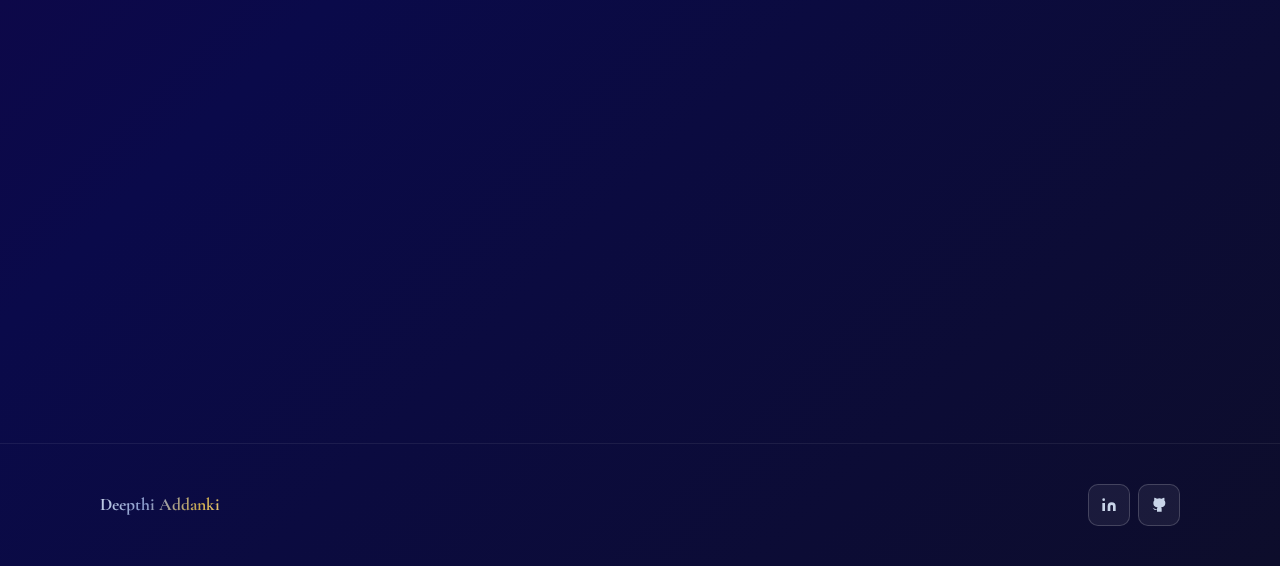
<file: projects.html>
<!DOCTYPE html>
<html lang="en">
<head>
  <meta charset="UTF-8" />
  <meta name="viewport" content="width=device-width, initial-scale=1.0" />
  <meta name="description" content="Projects by Deepthi Addanki — Fleetrace, Machine Failure Prediction, and more Full Stack & ML projects." />
  <meta name="author" content="Deepthi Addanki" />
  <title>Projects</title>
  <link rel="stylesheet" href="style.css" />
  <link rel="icon" type="image/svg+xml" href="data:image/svg+xml,<svg xmlns='http://www.w3.org/2000/svg' viewBox='0 0 100 100'><text y='.9em' font-size='90'></text></svg>" />
</head>
<body>

<!-- ═══ NAVBAR ═══════════════════════════════════════════════ -->
<nav id="navbar" role="navigation" aria-label="Main Navigation">
  <div class="container nav-inner">
    <a href="index.html" class="nav-logo" aria-label="Deepthi Addanki Home">
      Deepthi <span>Addanki</span>
    </a>
    <ul class="nav-links" role="list">
      <li><a href="index.html"    data-nav>Home</a></li>
      <li><a href="about.html"    data-nav>About</a></li>
      <li><a href="projects.html" data-nav>Projects</a></li>
      <li><a href="contact.html"  data-nav>Contact</a></li>
    </ul>
    <button class="nav-toggle" id="navToggle" aria-label="Toggle menu" aria-expanded="false">
      <span></span><span></span><span></span>
    </button>
  </div>
</nav>

<div class="nav-mobile" id="navMobile">
  <ul role="list">
    <li><a href="index.html"    data-nav>Home</a></li>
    <li><a href="about.html"    data-nav>About</a></li>
    <li><a href="projects.html" data-nav>Projects</a></li>
    <li><a href="contact.html"  data-nav>Contact</a></li>
  </ul>
</div>

<!-- ═══ PAGE HERO ════════════════════════════════════════════ -->
<main class="page-content">
  <section class="page-hero">
    <div class="container">
      <div class="page-hero-tag reveal">Portfolio</div>
      <h1 class="page-hero-title reveal reveal-delay-1">Projects &amp;<br>Creations</h1>
      <p class="page-hero-desc reveal reveal-delay-2">
        Engineered. Intelligent. Impactful.
      </p>
    </div>
    <div class="orb orb-1" style="opacity:0.18;" aria-hidden="true"></div>
    <div class="orb orb-3" style="opacity:0.15;" aria-hidden="true"></div>
  </section>

  <!-- ═══ PROJECTS ══════════════════════════════════════════ -->
  <section class="projects-section" aria-labelledby="projects-heading">
    <div class="container">

      <p class="section-subtitle reveal">Featured Work</p>
      <h2 class="section-title reveal reveal-delay-1" id="projects-heading">What I've Built</h2>
      <div class="section-divider reveal reveal-delay-2"></div>

      <div class="projects-grid">

        <!-- ── Project 1: Fleetrace ─────────────────────── -->
        <article class="glass-strong project-card reveal" aria-labelledby="proj1-title">
          <span class="project-status">Live</span>

          <div class="project-icon-wrap" aria-hidden="true">🚗</div>

          <h3 class="project-name" id="proj1-title">Fleetrace</h3>

          <p class="project-desc">
            Fleetrace is a web-based internal live vehicle tracking system designed to help organizations efficiently monitor and manage their vehicles in real time. The system enables administrators to track the live geographic location of vehicles using GPS coordinates visualized on Leaflet.js. Fleetrace is intended strictly for internal administrative use, making it suitable for driving schools, training institutes, and small organizations that require a simple and cost-effective tracking solution.
          </p>

          <div class="project-tags" role="list" aria-label="Tech stack">
            <span class="project-tag" role="listitem">HTML/CSS/JS</span>
            <span class="project-tag" role="listitem">FastAPI</span>
            <span class="project-tag" role="listitem">Supabase(PostgreSQL)</span>
            <span class="project-tag" role="listitem">Leaflet + OpenStreetMaps</span>
            <span class="project-tag" role="listitem">REST API</span>
          </div>

          <!-- Feature highlights -->
          <ul style="list-style:none; margin-bottom:1.75rem; display:flex; flex-direction:column; gap:0.5rem;">
            <li style="display:flex; align-items:flex-start; gap:0.6rem; font-size:0.875rem; color:var(--silver-dim);">
              <span style="color:#4dffa0; flex-shrink:0; margin-top:2px;">✓</span>
              Built a near real-time fleet tracking system using FastAPI, PostgreSQL, and Leaflet.
            </li>
            <li style="display:flex; align-items:flex-start; gap:0.6rem; font-size:0.875rem; color:var(--silver-dim);">
              <span style="color:#4dffa0; flex-shrink:0; margin-top:2px;">✓</span>
              Implemented JWT authentication, role-based routing, and HTTP-only cookie security.
            </li>
            <li style="display:flex; align-items:flex-start; gap:0.6rem; font-size:0.875rem; color:var(--silver-dim);">
              <span style="color:#4dffa0; flex-shrink:0; margin-top:2px;">✓</span>
             Developed live GPS tracking with periodic updates and PostgreSQL UPSERT logic.
            </li>
            <li style="display:flex; align-items:flex-start; gap:0.6rem; font-size:0.875rem; color:var(--silver-dim);">
              <span style="color:#4dffa0; flex-shrink:0; margin-top:2px;">✓</span>
             Created admin dashboard with dynamic map visualization and status-based markers.
            </li>
          </ul>

          <div class="project-links">
            <a href="https://github.com/DeepthiAddanki/Fleetrace" target="_blank" rel="noopener noreferrer"
               class="btn btn-primary btn-sm" aria-label="View Fleetrace on GitHub">
              <svg width="14" height="14" viewBox="0 0 24 24" fill="currentColor" aria-hidden="true">
                <path d="M9 19c-5 1.5-5-2.5-7-3m14 6v-3.87a3.37 3.37 0 00-.94-2.61c3.14-.35 6.44-1.54 6.44-7A5.44 5.44 0 0020 4.77 5.07 5.07 0 0019.91 1S18.73.65 16 2.48a13.38 13.38 0 00-7 0C6.27.65 5.09 1 5.09 1A5.07 5.07 0 005 4.77a5.44 5.44 0 00-1.5 3.78c0 5.42 3.3 6.61 6.44 7A3.37 3.37 0 009 18.13V22"/>
              </svg>
              GitHub
            </a>
            <a href="https://fleetrace.vercel.app/signup" class="btn btn-glass btn-sm" aria-label="View live demo">
              <svg width="14" height="14" viewBox="0 0 24 24" fill="none" stroke="currentColor" stroke-width="2" aria-hidden="true">
                <path d="M18 13v6a2 2 0 01-2 2H5a2 2 0 01-2-2V8a2 2 0 012-2h6M15 3h6v6M10 14L21 3"/>
              </svg>
              Live Demo
            </a>
          </div>
        </article>

        <!-- ── Project 2: Machine Failure Prediction ───── -->
        <article class="glass-strong project-card reveal reveal-delay-1" aria-labelledby="proj2-title">
          <span class="project-status" style="background:rgba(136,51,255,0.15); border-color:rgba(136,51,255,0.3); color:#cc88ff;">ML Model</span>

          <div class="project-icon-wrap" style="background:rgba(136,51,255,0.2); border-color:rgba(136,51,255,0.3);" aria-hidden="true">🤖</div>

          <h3 class="project-name" id="proj2-title">Machine Failure Prediction</h3>

          <p class="project-desc">
            This project focuses on predictive maintenance using machine learning to forecast machine failures based on sensor data such as air temperature, process temperature, torque, tool wear, and rotational speed. The system classifies machine conditions into multiple categories including No Failure, Power Failure, Tool Wear Failure, Overstrain Failure, Random Failures, and Heat Dissipation Failure.
          </p>

          <div class="project-tags" role="list" aria-label="Tech stack">
            <span class="project-tag" role="listitem">Python</span>
            <span class="project-tag" role="listitem">Pandas</span>
            <span class="project-tag" role="listitem">NumPy</span>
            <span class="project-tag" role="listitem">Matplotlib</span>
            <span class="project-tag" role="listitem">Scikit-Learn</span>
            <span class="project-tag" role="listitem">Random Forest</span>
            <span class="project-tag" role="listitem">Django</span>
            <span class="project-tag" role="listitem">Anaconda/Jupyter Notebook</span>
          </div>

          <!-- Feature highlights -->
          <ul style="list-style:none; margin-bottom:1.75rem; display:flex; flex-direction:column; gap:0.5rem;">
            <li style="display:flex; align-items:flex-start; gap:0.6rem; font-size:0.875rem; color:var(--silver-dim);">
              <span style="color:#cc88ff; flex-shrink:0; margin-top:2px;">✓</span>
             Compared Random Forest, Gradient Boosting, and Naïve Bayes algorithms
            </li>
            <li style="display:flex; align-items:flex-start; gap:0.6rem; font-size:0.875rem; color:var(--silver-dim);">
              <span style="color:#cc88ff; flex-shrink:0; margin-top:2px;">✓</span>
              Evaluated performance using Accuracy, Precision, Recall, and F1-score
            </li>
            <li style="display:flex; align-items:flex-start; gap:0.6rem; font-size:0.875rem; color:var(--silver-dim);">
              <span style="color:#cc88ff; flex-shrink:0; margin-top:2px;">✓</span>
              Built web interface using Django for real-time prediction
            </li>
            <li style="display:flex; align-items:flex-start; gap:0.6rem; font-size:0.875rem; color:var(--silver-dim);">
              <span style="color:#cc88ff; flex-shrink:0; margin-top:2px;">✓</span>
              Achieved high predictive accuracy (99.9%) with Random Forest algorithm for proactive maintenance
            </li>
          </ul>

          <div class="project-links">
            <a href="https://github.com/DeepthiAddanki/Major-Project" target="_blank" rel="noopener noreferrer"
               class="btn btn-primary btn-sm" style="background:linear-gradient(135deg,#5522bb,#8833ff);" aria-label="View Machine Failure Prediction on GitHub">
              <svg width="14" height="14" viewBox="0 0 24 24" fill="currentColor" aria-hidden="true">
                <path d="M9 19c-5 1.5-5-2.5-7-3m14 6v-3.87a3.37 3.37 0 00-.94-2.61c3.14-.35 6.44-1.54 6.44-7A5.44 5.44 0 0020 4.77 5.07 5.07 0 0019.91 1S18.73.65 16 2.48a13.38 13.38 0 00-7 0C6.27.65 5.09 1 5.09 1A5.07 5.07 0 005 4.77a5.44 5.44 0 00-1.5 3.78c0 5.42 3.3 6.61 6.44 7A3.37 3.37 0 009 18.13V22"/>
              </svg>
              GitHub
            </a>
            <!-- <a href="#" class="btn btn-glass btn-sm" aria-label="View ML notebook demo (coming soon)">
              <svg width="14" height="14" viewBox="0 0 24 24" fill="none" stroke="currentColor" stroke-width="2" aria-hidden="true">
                <path d="M18 13v6a2 2 0 01-2 2H5a2 2 0 01-2-2V8a2 2 0 012-2h6M15 3h6v6M10 14L21 3"/>
              </svg>
              Notebook
            </a> -->
          </div>
        </article>
        <!-- ── Project 3: ISRO ───── -->
        <article class="glass-strong project-card reveal reveal-delay-1" aria-labelledby="proj2-title">
          <span class="project-status" style="background:rgba(136,51,255,0.15); border-color:rgba(136,51,255,0.3); color:#cc88ff;">ISRO Intern</span>

          <div class="project-icon-wrap" style="background:rgba(136,51,255,0.2); border-color:rgba(136,51,255,0.3);" aria-hidden="true">🛰</div>

          <h3 class="project-name" id="proj2-title"> AI-Based Radar Track Data Filtering (ISRO Internship)</h3>

          <p class="project-desc">
            During my internship at ISRO, I worked on AI-based filtering techniques to improve radar track data accuracy by reducing noise and false detections in tracking systems.
          </p>

          <div class="project-tags" role="list" aria-label="Tech stack">
            <span class="project-tag" role="listitem">Python</span>
            <span class="project-tag" role="listitem">Pandas</span>
            <span class="project-tag" role="listitem">NumPy</span>
            <span class="project-tag" role="listitem">Machine Learning Algorithms</span>
            <span class="project-tag" role="listitem">Data Preprocessing Techniques</span>
            <span class="project-tag" role="listitem">Pattern Recognition</span>
            <span class="project-tag" role="listitem">Signal/Data Filtering Methods</span>
            <span class="project-tag" role="listitem">Anaconda/Jupyter Notebook</span>
          </div>

          <!-- Feature highlights -->
          <ul style="list-style:none; margin-bottom:1.75rem; display:flex; flex-direction:column; gap:0.5rem;">
            <li style="display:flex; align-items:flex-start; gap:0.6rem; font-size:0.875rem; color:var(--silver-dim);">
              <span style="color:#cc88ff; flex-shrink:0; margin-top:2px;">✓</span>
             Processed and cleaned radar tracking datasets
            </li>
            <li style="display:flex; align-items:flex-start; gap:0.6rem; font-size:0.875rem; color:var(--silver-dim);">
              <span style="color:#cc88ff; flex-shrink:0; margin-top:2px;">✓</span>
              Applied ML techniques to filter noisy radar tracks
            </li>
            <li style="display:flex; align-items:flex-start; gap:0.6rem; font-size:0.875rem; color:var(--silver-dim);">
              <span style="color:#cc88ff; flex-shrink:0; margin-top:2px;">✓</span>
              Improved data reliability and prediction consistency
            </li>
            <li style="display:flex; align-items:flex-start; gap:0.6rem; font-size:0.875rem; color:var(--silver-dim);">
              <span style="color:#cc88ff; flex-shrink:0; margin-top:2px;">✓</span>
              Assisted in optimizing radar data analysis workflow
            </li>
          </ul>

          <div class="project-links">
            <a href="https://www.linkedin.com/feed/update/urn:li:activity:7305089918072983552/" target="_blank" rel="noopener noreferrer"
               class="btn btn-primary btn-sm" style="background:linear-gradient(135deg,#5522bb,#8833ff);" aria-label="View Internship Completion Certificate ">
              <svg width="14" height="14" viewBox="0 0 24 24" fill="currentColor" aria-hidden="true">
                <!-- <path d="M9 19c-5 1.5-5-2.5-7-3m14 6v-3.87a3.37 3.37 0 00-.94-2.61c3.14-.35 6.44-1.54 6.44-7A5.44 5.44 0 0020 4.77 5.07 5.07 0 0019.91 1S18.73.65 16 2.48a13.38 13.38 0 00-7 0C6.27.65 5.09 1 5.09 1A5.07 5.07 0 005 4.77a5.44 5.44 0 00-1.5 3.78c0 5.42 3.3 6.61 6.44 7A3.37 3.37 0 009 18.13V22"/> -->
              </svg>
              Certificate
            </a>
            <!-- <a href="#" class="btn btn-glass btn-sm" aria-label="View ML notebook demo (coming soon)">
              <svg width="14" height="14" viewBox="0 0 24 24" fill="none" stroke="currentColor" stroke-width="2" aria-hidden="true">
                <path d="M18 13v6a2 2 0 01-2 2H5a2 2 0 01-2-2V8a2 2 0 012-2h6M15 3h6v6M10 14L21 3"/>
              </svg>
              Notebook
            </a> -->
          </div>
        </article>

        <!-- ── Project 4: Portfolio ───── -->
        <article class="glass-strong project-card reveal reveal-delay-1" aria-labelledby="proj2-title">
          <span class="project-status" style="background:rgba(136,51,255,0.15); border-color:rgba(136,51,255,0.3); color:#cc88ff;">Portfolio Website</span>

          <div class="project-icon-wrap" style="background:rgba(136,51,255,0.2); border-color:rgba(136,51,255,0.3);" aria-hidden="true">🌐</div>

          <h3 class="project-name" id="proj2-title">Personal Portfolio Website</h3>

          <p class="project-desc">
            A responsive personal portfolio website built to showcase projects, technical skills, and professional experience. Designed with modern UI principles and smooth interactive components.
          </p>

          <div class="project-tags" role="list" aria-label="Tech stack">
            <span class="project-tag" role="listitem">HTML5</span>
            <span class="project-tag" role="listitem">CSS3</span>
            <span class="project-tag" role="listitem">JavaScript</span>
            <span class="project-tag" role="listitem">Responsive Design</span>
            <span class="project-tag" role="listitem">Github Deployment</span>
            
          </div>

          <!-- Feature highlights -->
          <ul style="list-style:none; margin-bottom:1.75rem; display:flex; flex-direction:column; gap:0.5rem;">
            <li style="display:flex; align-items:flex-start; gap:0.6rem; font-size:0.875rem; color:var(--silver-dim);">
              <span style="color:#cc88ff; flex-shrink:0; margin-top:2px;">✓</span>
             Designed glassmorphism-based UI layout
            </li>
            <li style="display:flex; align-items:flex-start; gap:0.6rem; font-size:0.875rem; color:var(--silver-dim);">
              <span style="color:#cc88ff; flex-shrink:0; margin-top:2px;">✓</span>
              Implemented scroll animations and dynamic navigation
            </li>
            <li style="display:flex; align-items:flex-start; gap:0.6rem; font-size:0.875rem; color:var(--silver-dim);">
              <span style="color:#cc88ff; flex-shrink:0; margin-top:2px;">✓</span>
              Built responsive design for mobile and desktop
            </li>
            <li style="display:flex; align-items:flex-start; gap:0.6rem; font-size:0.875rem; color:var(--silver-dim);">
              <span style="color:#cc88ff; flex-shrink:0; margin-top:2px;">✓</span>
              Deployed publicly using GitHub
            </li>
          </ul>

          <div class="project-links">
            <a href="https://deepthiaddanki.github.io/DeepthiAddanki_Portfolio/" target="_blank" rel="noopener noreferrer"
               class="btn btn-primary btn-sm" style="background:linear-gradient(135deg,#5522bb,#8833ff);" aria-label="View">
              <svg width="14" height="14" viewBox="0 0 24 24" fill="currentColor" aria-hidden="true">
                <!-- <path d="M9 19c-5 1.5-5-2.5-7-3m14 6v-3.87a3.37 3.37 0 00-.94-2.61c3.14-.35 6.44-1.54 6.44-7A5.44 5.44 0 0020 4.77 5.07 5.07 0 0019.91 1S18.73.65 16 2.48a13.38 13.38 0 00-7 0C6.27.65 5.09 1 5.09 1A5.07 5.07 0 005 4.77a5.44 5.44 0 00-1.5 3.78c0 5.42 3.3 6.61 6.44 7A3.37 3.37 0 009 18.13V22"/> -->
              </svg>
              Link
            </a>
            <!-- <a href="#" class="btn btn-glass btn-sm" aria-label="View ML notebook demo (coming soon)">
              <svg width="14" height="14" viewBox="0 0 24 24" fill="none" stroke="currentColor" stroke-width="2" aria-hidden="true">
                <path d="M18 13v6a2 2 0 01-2 2H5a2 2 0 01-2-2V8a2 2 0 012-2h6M15 3h6v6M10 14L21 3"/>
              </svg>
              Notebook
            </a> -->
          </div>
        </article>
         <!-- ── Project 5: Slotbook ───── -->
        <article class="glass-strong project-card reveal reveal-delay-1" aria-labelledby="proj2-title">
          <span class="project-status" style="background:rgba(136,51,255,0.15); border-color:rgba(136,51,255,0.3); color:#cc88ff;">Slot Booking Website</span>

          <div class="project-icon-wrap" style="background:rgba(136,51,255,0.2); border-color:rgba(136,51,255,0.3);" aria-hidden="true">📝</div>

          <h3 class="project-name" id="proj2-title">Slot Booking Website</h3>

          <p class="project-desc">
           Built a cloud-deployed slot booking system using FastAPI and MySQL that enables users to book, edit, and manage time slots with real-time availability tracking.
          </p>

          <div class="project-tags" role="list" aria-label="Tech stack">
            <span class="project-tag" role="listitem">HTML5</span>
            <span class="project-tag" role="listitem">CSS3</span>
            <span class="project-tag" role="listitem">MySql</span>
            <span class="project-tag" role="listitem">FastAPI</span>
            <span class="project-tag" role="listitem">Deployment: Railway & Render</span>
      
          </div>

          <!-- Feature highlights -->
          <ul style="list-style:none; margin-bottom:1.75rem; display:flex; flex-direction:column; gap:0.5rem;">
            <li style="display:flex; align-items:flex-start; gap:0.6rem; font-size:0.875rem; color:var(--silver-dim);">
              <span style="color:#cc88ff; flex-shrink:0; margin-top:2px;">✓</span>
             This project is a web-based slot booking system that allows users to view available time slots and reserve them in real time.
            </li>
            <li style="display:flex; align-items:flex-start; gap:0.6rem; font-size:0.875rem; color:var(--silver-dim);">
              <span style="color:#cc88ff; flex-shrink:0; margin-top:2px;">✓</span>
              The application dynamically generates daily time slots, tracks booked slots in a MySQL database, and prevents duplicate bookings.
            </li>
            <li style="display:flex; align-items:flex-start; gap:0.6rem; font-size:0.875rem; color:var(--silver-dim);">
              <span style="color:#cc88ff; flex-shrink:0; margin-top:2px;">✓</span>
              Users can:
              View available slots for a selected date <br> Book a slot by entering name and phone number <br> Edit existing bookings <br> Cancel bookings <br> View all booked slots on a dedicated page
            </li>
            </ul>

          <div class="project-links">
            <a href=" https://github.com/DeepthiAddanki/slotbook" target="_blank" rel="noopener noreferrer"
               class="btn btn-primary btn-sm" aria-label="View SlotBook on GitHub">
              <svg width="14" height="14" viewBox="0 0 24 24" fill="currentColor" aria-hidden="true">
                <path d="M9 19c-5 1.5-5-2.5-7-3m14 6v-3.87a3.37 3.37 0 00-.94-2.61c3.14-.35 6.44-1.54 6.44-7A5.44 5.44 0 0020 4.77 5.07 5.07 0 0019.91 1S18.73.65 16 2.48a13.38 13.38 0 00-7 0C6.27.65 5.09 1 5.09 1A5.07 5.07 0 005 4.77a5.44 5.44 0 00-1.5 3.78c0 5.42 3.3 6.61 6.44 7A3.37 3.37 0 009 18.13V22"/>
              </svg>
              GitHub
            </a>
            <a href=" https://slotbook-n11o.onrender.com" class="btn btn-glass btn-sm" aria-label="View live demo">
              <svg width="14" height="14" viewBox="0 0 24 24" fill="none" stroke="currentColor" stroke-width="2" aria-hidden="true">
                <path d="M18 13v6a2 2 0 01-2 2H5a2 2 0 01-2-2V8a2 2 0 012-2h6M15 3h6v6M10 14L21 3"/>
              </svg>
              Live Demo
            </a>
          </div>
        </article>
        <!-- ── Project : Placeholder ──────────────────── -->
        <article class="glass project-card reveal reveal-delay-2" aria-labelledby="proj3-title" style="border-style:dashed; border-color:rgba(255,255,255,0.12); opacity:0.75;">
          <div class="project-icon-wrap" style="background:rgba(255,255,255,0.06);" aria-hidden="true">✦</div>
          <h3 class="project-name" id="proj3-title" style="color:var(--silver-dim);">More Projects Coming</h3>
          <p class="project-desc" style="font-style:italic;">
            Currently working on exciting new projects that blend full-stack engineering with intelligent systems. Stay tuned — the best is yet to come.
          </p>
          <div class="project-links" style="margin-top:auto;">
            <a href="https://github.com/DeepthiAddanki" target="_blank" rel="noopener noreferrer" class="btn btn-glass btn-sm" aria-label="View all projects on GitHub">
              <svg width="14" height="14" viewBox="0 0 24 24" fill="currentColor" aria-hidden="true"><path d="M9 19c-5 1.5-5-2.5-7-3m14 6v-3.87a3.37 3.37 0 00-.94-2.61c3.14-.35 6.44-1.54 6.44-7A5.44 5.44 0 0020 4.77 5.07 5.07 0 0019.91 1S18.73.65 16 2.48a13.38 13.38 0 00-7 0C6.27.65 5.09 1 5.09 1A5.07 5.07 0 005 4.77a5.44 5.44 0 00-1.5 3.78c0 5.42 3.3 6.61 6.44 7A3.37 3.37 0 009 18.13V22"/></svg>
              View GitHub
            </a>
          </div>
        </article>

      </div>

      <!-- ─── Tech Stack Banner ──────────────────────────── -->
      <div style="margin-top:5rem;">
        <p class="section-subtitle reveal" style="text-align:center;">Technologies I Work With</p>
        <h3 class="section-title reveal reveal-delay-1" style="text-align:center; font-size:clamp(1.5rem,3vw,2.2rem);">My Tech Arsenal</h3>
        <div class="section-divider reveal reveal-delay-2" style="margin:1rem auto 2.5rem;"></div>

        <div class="glass reveal" style="padding:2rem; border-radius:16px; display:flex; flex-wrap:wrap; gap:0.75rem; justify-content:center;">
          <!-- Frontend -->
          <span class="skill-tag" style="padding:0.4em 1em; font-size:0.85rem;"> HTML5</span>
          <span class="skill-tag" style="padding:0.4em 1em; font-size:0.85rem;"> CSS3</span>
          <span class="skill-tag" style="padding:0.4em 1em; font-size:0.85rem;"> JavaScript</span>
          <!-- Backend -->
          <span class="skill-tag" style="padding:0.4em 1em; font-size:0.85rem;"> Python</span>
          <span class="skill-tag" style="padding:0.4em 1em; font-size:0.85rem;"> FastAPI</span>
          <span class="skill-tag" style="padding:0.4em 1em; font-size:0.85rem;"> Django</span>
          <!-- Database -->
          <span class="skill-tag" style="padding:0.4em 1em; font-size:0.85rem;"> PostgreSQL (Supabase)</span>
          <span class="skill-tag" style="padding:0.4em 1em; font-size:0.85rem;"> SQLite</span>
          <!-- ML -->
          <span class="skill-tag" style="padding:0.4em 1em; font-size:0.85rem;"> Scikit-Learn</span>
          <span class="skill-tag" style="padding:0.4em 1em; font-size:0.85rem;"> Pandas</span>
          <!-- Tools -->
          <span class="skill-tag" style="padding:0.4em 1em; font-size:0.85rem;"> Git / GitHub</span>
          <span class="skill-tag" style="padding:0.4em 1em; font-size:0.85rem;"> REST APIs</span>
          <span class="skill-tag" style="padding:0.4em 1em; font-size:0.85rem;"> Leaflet.js</span>
        </div>
      </div>

      <!-- CTA -->
      <div style="text-align:center; margin-top:4rem;" class="reveal">
        <p style="font-size:1.1rem; color:var(--silver-dim); margin-bottom:1.5rem;">
          Interested in collaborating or learning more?
        </p>
        <div style="display:flex; gap:1rem; justify-content:center; flex-wrap:wrap;">
          <a href="contact.html" class="btn btn-primary">
            <svg width="15" height="15" fill="none" viewBox="0 0 24 24" stroke="currentColor" stroke-width="2"><path d="M13 7l5 5m0 0l-5 5m5-5H6"/></svg>
            Get In Touch
          </a>
          <a href="https://github.com/DeepthiAddanki" target="_blank" rel="noopener noreferrer" class="btn btn-glass">
            <svg width="15" height="15" viewBox="0 0 24 24" fill="currentColor"><path d="M9 19c-5 1.5-5-2.5-7-3m14 6v-3.87a3.37 3.37 0 00-.94-2.61c3.14-.35 6.44-1.54 6.44-7A5.44 5.44 0 0020 4.77 5.07 5.07 0 0019.91 1S18.73.65 16 2.48a13.38 13.38 0 00-7 0C6.27.65 5.09 1 5.09 1A5.07 5.07 0 005 4.77a5.44 5.44 0 00-1.5 3.78c0 5.42 3.3 6.61 6.44 7A3.37 3.37 0 009 18.13V22"/></svg>
            All Repos
          </a>
        </div>
      </div>

    </div>
  </section>
</main>

<!-- ═══ FOOTER ════════════════════════════════════════════════ -->
<footer>
  <div class="container footer-inner">
    <span class="footer-logo">Deepthi Addanki</span>
    <div class="footer-links">
      <a href="https://www.linkedin.com/in/deepthi-addanki/" target="_blank" rel="noopener noreferrer" class="social-btn" aria-label="LinkedIn">
        <svg width="16" height="16" viewBox="0 0 24 24" fill="currentColor" aria-hidden="true"><path d="M16 8a6 6 0 016 6v7h-4v-7a2 2 0 00-2-2 2 2 0 00-2 2v7h-4v-7a6 6 0 016-6zM2 9h4v12H2z"/><circle cx="4" cy="4" r="2"/></svg>
      </a>
      <a href="https://github.com/DeepthiAddanki" target="_blank" rel="noopener noreferrer" class="social-btn" aria-label="GitHub">
        <svg width="16" height="16" viewBox="0 0 24 24" fill="currentColor" aria-hidden="true"><path d="M9 19c-5 1.5-5-2.5-7-3m14 6v-3.87a3.37 3.37 0 00-.94-2.61c3.14-.35 6.44-1.54 6.44-7A5.44 5.44 0 0020 4.77 5.07 5.07 0 0019.91 1S18.73.65 16 2.48a13.38 13.38 0 00-7 0C6.27.65 5.09 1 5.09 1A5.07 5.07 0 005 4.77a5.44 5.44 0 00-1.5 3.78c0 5.42 3.3 6.61 6.44 7A3.37 3.37 0 009 18.13V22"/></svg>
      </a>
    </div>
  </div>
</footer>

<script src="main.js"></script>
</body>
</html>
</file>
<file: style.css>
/* ============================================================
   DEEPTHI ADDANKI — ROYAL GLASSMORPHISM PORTFOLIO
   style.css — Main Stylesheet
   ============================================================ */

/* ── Google Fonts ─────────────────────────────────────────── */
@import url('https://fonts.googleapis.com/css2?family=Cormorant+Garamond:ital,wght@0,300;0,400;0,600;0,700;1,400&family=DM+Sans:ital,opsz,wght@0,9..40,300;0,9..40,400;0,9..40,500;0,9..40,600;1,9..40,300&display=swap');

/* ── CSS Custom Properties ────────────────────────────────── */
:root {
  --royal-blue:       #1a1aff;
  --royal-blue-mid:   #3355ff;
  --royal-blue-light: #5577ff;
  --deep-purple:      #2d0066;
  --mid-purple:       #4a0099;
  --rich-purple:      #6600cc;
  --violet:           #8833ff;
  --silver:           #c8d4e8;
  --silver-light:     #e8eef8;
  --silver-dim:       #8899bb;
  --gold-accent:      #c9a84c;
  --gold-light:       #e8c87a;
  --white:            #ffffff;
  --white-ghost:      rgba(255,255,255,0.06);
  --white-soft:       rgba(255,255,255,0.12);
  --white-mid:        rgba(255,255,255,0.20);
  --white-clear:      rgba(255,255,255,0.85);

  /* Glass */
  --glass-bg:         rgba(255,255,255,0.07);
  --glass-bg-hover:   rgba(255,255,255,0.13);
  --glass-border:     rgba(255,255,255,0.18);
  --glass-border-glow:rgba(100,130,255,0.45);
  --glass-shadow:     0 8px 32px rgba(0,0,20,0.5);
  --glass-shadow-lg:  0 20px 60px rgba(0,0,40,0.6);

  /* Gradients */
  --grad-royal:       linear-gradient(135deg, #0d0d2b 0%, #1a0044 35%, #0a0a4a 70%, #0d0d2b 100%);
  --grad-card:        linear-gradient(135deg, rgba(30,10,80,0.6), rgba(10,10,80,0.5));
  --grad-text:        linear-gradient(120deg, #c8d4e8 0%, #8899cc 40%, #c9a84c 80%, #e8c87a 100%);
  --grad-accent:      linear-gradient(90deg, #3355ff, #8833ff, #3355ff);
  --grad-btn:         linear-gradient(135deg, #3355ff 0%, #7722ee 100%);
  --grad-btn-gold:    linear-gradient(135deg, #b8943c 0%, #e8c87a 50%, #b8943c 100%);

  /* Typography */
  --font-display:     'Cormorant Garamond', Georgia, serif;
  --font-body:        'DM Sans', -apple-system, sans-serif;

  /* Spacing */
  --nav-h:            72px;
  --section-pad:      clamp(4rem, 8vw, 8rem);

  /* Motion */
  --ease-out:         cubic-bezier(0.16, 1, 0.3, 1);
  --ease-spring:      cubic-bezier(0.34, 1.56, 0.64, 1);
  --dur-fast:         0.2s;
  --dur-mid:          0.4s;
  --dur-slow:         0.7s;
}

/* ── Reset & Base ─────────────────────────────────────────── */
*, *::before, *::after { box-sizing: border-box; margin: 0; padding: 0; }

html {
  scroll-behavior: smooth;
  font-size: 16px;
  -webkit-font-smoothing: antialiased;
  -moz-osx-font-smoothing: grayscale;
}

body {
  font-family: var(--font-body);
  font-weight: 400;
  background: var(--grad-royal);
  color: var(--silver-light);
  min-height: 100vh;
  overflow-x: hidden;
  line-height: 1.65;
}

/* ── Animated Background Mesh ─────────────────────────────── */
body::before {
  content: '';
  position: fixed;
  inset: 0;
  z-index: -2;
  background:
    radial-gradient(ellipse 80% 60% at 20% 10%, rgba(51,85,255,0.18) 0%, transparent 60%),
    radial-gradient(ellipse 60% 50% at 80% 80%, rgba(136,51,255,0.18) 0%, transparent 60%),
    radial-gradient(ellipse 70% 40% at 50% 50%, rgba(45,0,102,0.35) 0%, transparent 70%);
  animation: meshDrift 18s ease-in-out infinite alternate;
}

body::after {
  content: '';
  position: fixed;
  inset: 0;
  z-index: -1;
  background:
    radial-gradient(ellipse 50% 30% at 70% 20%, rgba(100,140,255,0.12) 0%, transparent 55%),
    radial-gradient(ellipse 40% 35% at 15% 75%, rgba(160,80,255,0.12) 0%, transparent 55%);
  animation: meshDrift 22s ease-in-out infinite alternate-reverse;
}

@keyframes meshDrift {
  0%   { transform: translate(0, 0) scale(1); }
  100% { transform: translate(2%, 3%) scale(1.04); }
}

/* ── Utility Classes ──────────────────────────────────────── */
.container {
  max-width: 1160px;
  margin: 0 auto;
  padding: 0 clamp(1.25rem, 4vw, 2.5rem);
}

.glass {
  background: var(--glass-bg);
  backdrop-filter: blur(16px) saturate(180%);
  -webkit-backdrop-filter: blur(16px) saturate(180%);
  border: 1px solid var(--glass-border);
  border-radius: 16px;
  box-shadow: var(--glass-shadow);
}

.glass-strong {
  background: rgba(255,255,255,0.10);
  backdrop-filter: blur(24px) saturate(200%);
  -webkit-backdrop-filter: blur(24px) saturate(200%);
  border: 1px solid rgba(255,255,255,0.22);
  border-radius: 20px;
  box-shadow: 0 12px 48px rgba(0,0,40,0.6), inset 0 1px 0 rgba(255,255,255,0.14);
}

.grad-text {
  background: var(--grad-text);
  -webkit-background-clip: text;
  -webkit-text-fill-color: transparent;
  background-clip: text;
}

.section-title {
  font-family: var(--font-display);
  font-size: clamp(2rem, 5vw, 3.2rem);
  font-weight: 700;
  letter-spacing: -0.02em;
  margin-bottom: 0.3em;
  background: var(--grad-text);
  -webkit-background-clip: text;
  -webkit-text-fill-color: transparent;
  background-clip: text;
}

.section-subtitle {
  font-size: 1rem;
  color: var(--silver-dim);
  font-weight: 300;
  letter-spacing: 0.08em;
  text-transform: uppercase;
  margin-bottom: 0.6em;
}

.section-divider {
  width: 60px;
  height: 3px;
  background: var(--grad-accent);
  border-radius: 99px;
  margin: 1.2rem 0 3rem;
  position: relative;
  overflow: visible;
}

.section-divider::after {
  content: '';
  position: absolute;
  left: 0; top: 50%;
  transform: translateY(-50%);
  width: 100%;
  height: 100%;
  background: inherit;
  filter: blur(6px);
  opacity: 0.8;
}

/* ── Buttons ──────────────────────────────────────────────── */
.btn {
  display: inline-flex;
  align-items: center;
  gap: 0.55em;
  padding: 0.75em 1.8em;
  font-family: var(--font-body);
  font-size: 0.95rem;
  font-weight: 500;
  letter-spacing: 0.04em;
  border: none;
  border-radius: 50px;
  cursor: pointer;
  text-decoration: none;
  position: relative;
  overflow: hidden;
  transition: transform var(--dur-fast) var(--ease-spring),
              box-shadow var(--dur-mid) ease;
  -webkit-tap-highlight-color: transparent;
}

.btn::before {
  content: '';
  position: absolute;
  inset: 0;
  background: rgba(255,255,255,0.12);
  opacity: 0;
  transition: opacity var(--dur-fast);
}

.btn:hover::before { opacity: 1; }
.btn:hover { transform: translateY(-3px); }
.btn:active { transform: translateY(-1px); }

.btn-primary {
  background: var(--grad-btn);
  color: var(--white);
  box-shadow: 0 4px 24px rgba(51,85,255,0.4), 0 1px 0 rgba(255,255,255,0.12) inset;
}

.btn-primary:hover {
  box-shadow: 0 8px 40px rgba(51,85,255,0.65), 0 1px 0 rgba(255,255,255,0.12) inset;
}

.btn-glass {
  background: var(--glass-bg);
  color: var(--silver-light);
  border: 1px solid var(--glass-border);
  backdrop-filter: blur(12px);
  box-shadow: 0 4px 16px rgba(0,0,30,0.3);
}

.btn-glass:hover {
  border-color: rgba(100,140,255,0.55);
  box-shadow: 0 8px 32px rgba(51,85,255,0.3);
  color: var(--white);
}

.btn-gold {
  background: var(--grad-btn-gold);
  color: #2a1a00;
  font-weight: 600;
  box-shadow: 0 4px 24px rgba(201,168,76,0.35);
}

.btn-gold:hover {
  box-shadow: 0 8px 40px rgba(201,168,76,0.55);
}

.btn-sm {
  padding: 0.5em 1.2em;
  font-size: 0.85rem;
}

/* ── Navigation ───────────────────────────────────────────── */
#navbar {
  position: fixed;
  top: 0; left: 0; right: 0;
  z-index: 1000;
  height: var(--nav-h);
  background: rgba(10,8,32,0.55);
  backdrop-filter: blur(20px) saturate(180%);
  -webkit-backdrop-filter: blur(20px) saturate(180%);
  border-bottom: 1px solid rgba(255,255,255,0.09);
  box-shadow: 0 2px 30px rgba(0,0,40,0.4);
  transition: background var(--dur-mid), box-shadow var(--dur-mid);
}

#navbar.scrolled {
  background: rgba(8,6,28,0.78);
  box-shadow: 0 4px 40px rgba(0,0,60,0.5);
}

.nav-inner {
  display: flex;
  align-items: center;
  justify-content: space-between;
  height: 100%;
}

.nav-logo {
  font-family: var(--font-display);
  font-size: 3.55rem;
  font-weight: 700;
  letter-spacing: -0.02em;
  text-decoration: none;
  background: var(--grad-text);
  -webkit-background-clip: text;
  -webkit-text-fill-color: transparent;
  background-clip: text;
  position: relative;
}

.nav-logo span {
  font-style: italic;
  font-weight: 300;
}

.nav-links {
  display: flex;
  align-items: center;
  gap: 0.25rem;
  list-style: none;
}

.nav-links a {
  display: block;
  padding: 0.5em 1em;
  font-size: 0.9rem;
  font-weight: 500;
  letter-spacing: 0.05em;
  color: var(--silver-dim);
  text-decoration: none;
  border-radius: 8px;
  transition: color var(--dur-fast), background var(--dur-fast);
  position: relative;
}

.nav-links a::after {
  content: '';
  position: absolute;
  bottom: 4px; left: 50%;
  transform: translateX(-50%) scaleX(0);
  width: 20px; height: 2px;
  background: var(--grad-accent);
  border-radius: 99px;
  transition: transform var(--dur-mid) var(--ease-spring);
}

.nav-links a:hover,
.nav-links a.active {
  color: var(--white);
  background: rgba(100,140,255,0.1);
}

.nav-links a:hover::after,
.nav-links a.active::after {
  transform: translateX(-50%) scaleX(1);
}

/* Hamburger */
.nav-toggle {
  display: none;
  flex-direction: column;
  gap: 5px;
  background: none;
  border: none;
  cursor: pointer;
  padding: 8px;
  border-radius: 8px;
  transition: background var(--dur-fast);
}

.nav-toggle:hover { background: var(--white-ghost); }

.nav-toggle span {
  display: block;
  width: 24px; height: 2px;
  background: var(--silver-light);
  border-radius: 2px;
  transition: transform var(--dur-mid) var(--ease-out),
              opacity var(--dur-mid),
              width var(--dur-mid);
  transform-origin: center;
}

.nav-toggle.open span:nth-child(1) { transform: translateY(7px) rotate(45deg); }
.nav-toggle.open span:nth-child(2) { opacity: 0; width: 0; }
.nav-toggle.open span:nth-child(3) { transform: translateY(-7px) rotate(-45deg); }

/* Mobile Nav Drawer */
.nav-mobile {
  display: none;
  position: fixed;
  top: var(--nav-h); left: 0; right: 0;
  background: rgba(8,6,28,0.92);
  backdrop-filter: blur(24px);
  -webkit-backdrop-filter: blur(24px);
  border-bottom: 1px solid rgba(255,255,255,0.08);
  padding: 1.5rem;
  z-index: 999;
  transform: translateY(-100%);
  opacity: 0;
  transition: transform var(--dur-mid) var(--ease-out),
              opacity var(--dur-mid);
}

.nav-mobile.open {
  transform: translateY(0);
  opacity: 1;
}

.nav-mobile ul {
  list-style: none;
  display: flex;
  flex-direction: column;
  gap: 0.25rem;
}

.nav-mobile ul a {
  display: block;
  padding: 0.75em 1em;
  font-size: 1rem;
  font-weight: 500;
  letter-spacing: 0.04em;
  color: var(--silver);
  text-decoration: none;
  border-radius: 10px;
  transition: color var(--dur-fast), background var(--dur-fast);
}

.nav-mobile ul a:hover,
.nav-mobile ul a.active {
  color: var(--white);
  background: rgba(100,140,255,0.12);
}

/* ── Page Layout ──────────────────────────────────────────── */
.page-content {
  padding-top: var(--nav-h);
}

/* ── Scroll Reveal ────────────────────────────────────────── */
.reveal {
  opacity: 0;
  transform: translateY(32px);
  transition: opacity 0.7s var(--ease-out), transform 0.7s var(--ease-out);
}

.reveal.visible {
  opacity: 1;
  transform: translateY(0);
}

.reveal-delay-1 { transition-delay: 0.1s; }
.reveal-delay-2 { transition-delay: 0.2s; }
.reveal-delay-3 { transition-delay: 0.3s; }
.reveal-delay-4 { transition-delay: 0.4s; }
.reveal-delay-5 { transition-delay: 0.5s; }

/* ── HERO SECTION ─────────────────────────────────────────── */
.hero {
  min-height: 100vh;
  display: flex;
  align-items: center;
  position: relative;
  overflow: hidden;
  padding: calc(var(--nav-h) + 2rem) 0 4rem;
}

/* Floating orbs */
.orb {
  position: absolute;
  border-radius: 50%;
  filter: blur(80px);
  pointer-events: none;
  opacity: 0.35;
  animation: orbFloat 12s ease-in-out infinite;
}

.orb-1 {
  width: 500px; height: 500px;
  background: radial-gradient(circle, #3355ff, transparent 70%);
  top: -100px; left: -100px;
  animation-duration: 14s;
}

.orb-2 {
  width: 400px; height: 400px;
  background: radial-gradient(circle, #8833ff, transparent 70%);
  bottom: -80px; right: -80px;
  animation-duration: 11s;
  animation-delay: -4s;
}

.orb-3 {
  width: 300px; height: 300px;
  background: radial-gradient(circle, #1a1aff, transparent 70%);
  top: 50%; right: 20%;
  animation-duration: 16s;
  animation-delay: -7s;
}

@keyframes orbFloat {
  0%, 100% { transform: translate(0, 0) scale(1); }
  33%       { transform: translate(2%, -3%) scale(1.06); }
  66%       { transform: translate(-2%, 2%) scale(0.96); }
}

.hero-inner {
  display: grid;
  grid-template-columns: 1fr 1fr;
  align-items: center;
  gap: 4rem;
}

.hero-badge {
  display: inline-flex;
  align-items: center;
  gap: 0.5em;
  padding: 0.4em 1.1em;
  background: rgba(51,85,255,0.15);
  border: 1px solid rgba(51,85,255,0.35);
  border-radius: 50px;
  font-size: 0.8rem;
  font-weight: 500;
  letter-spacing: 0.1em;
  color: var(--royal-blue-light);
  text-transform: uppercase;
  margin-bottom: 1.5rem;
}

.hero-badge::before {
  content: '';
  width: 7px; height: 7px;
  background: var(--royal-blue-light);
  border-radius: 50%;
  box-shadow: 0 0 8px var(--royal-blue-light);
  animation: pulse 2s ease-in-out infinite;
}

@keyframes pulse {
  0%, 100% { transform: scale(1); opacity: 1; }
  50%       { transform: scale(1.4); opacity: 0.6; }
}

.hero-name {
  font-family: var(--font-display);
  font-size: clamp(2.8rem, 7vw, 5.5rem);
  font-weight: 700;
  line-height: 1.05;
  letter-spacing: -0.03em;
  margin-bottom: 0.5rem;
  background: linear-gradient(120deg, #ffffff 0%, #c8d4e8 40%, #c9a84c 75%, #e8c87a 100%);
  -webkit-background-clip: text;
  -webkit-text-fill-color: transparent;
  background-clip: text;
}

.hero-title {
  font-family: var(--font-body);
  font-size: clamp(1rem, 2vw, 1.25rem);
  font-weight: 300;
  color: var(--royal-blue-light);
  letter-spacing: 0.06em;
  margin-bottom: 1.25rem;
  text-transform: uppercase;
}

.hero-title strong {
  font-weight: 600;
  color: var(--silver-light);
}

.hero-tagline {
  font-size: clamp(1rem, 1.8vw, 1.15rem);
  color: var(--silver-dim);
  font-weight: 300;
  line-height: 1.7;
  max-width: 460px;
  margin-bottom: 2.5rem;
}

.hero-cta {
  display: flex;
  flex-wrap: wrap;
  gap: 1rem;
  margin-bottom: 3rem;
}

.hero-stats {
  display: flex;
  gap: 2.5rem;
}

.stat-item {
  display: flex;
  flex-direction: column;
}

.stat-num {
  font-family: var(--font-display);
  font-size: 1.8rem;
  font-weight: 700;
  line-height: 1;
  background: var(--grad-text);
  -webkit-background-clip: text;
  -webkit-text-fill-color: transparent;
  background-clip: text;
}

.stat-label {
  font-size: 0.78rem;
  color: var(--silver-dim);
  letter-spacing: 0.08em;
  text-transform: uppercase;
  margin-top: 0.3em;
}

/* Hero Visual Card */
.hero-visual {
  display: flex;
  justify-content: flex-end;
}

.hero-card {
  width: min(380px, 100%);
  padding: 2.5rem;
  position: relative;
  animation: cardFloat 6s ease-in-out infinite;
}

@keyframes cardFloat {
  0%, 100% { transform: translateY(0) rotate(-1deg); }
  50%       { transform: translateY(-16px) rotate(0.5deg); }
}
.hero-card-avatar {
  width: 200px;
  height: 200px;
  border-radius: 50%;
  overflow: hidden;
  margin: 0 auto 2rem auto;
  border: 3px solid rgba(255,255,255,0.3);
  box-shadow: 0 10px 40px rgba(51,85,255,0.5);
}

.hero-card-avatar img {
  width: 100%;
  height: 100%;
  object-fit: cover;
  object-position: center 20%;   /* 👈 moves image slightly down */
}


.hero-card-name {
  font-family: var(--font-display);
  font-size: 1.35rem;
  font-weight: 700;
  color: var(--white);
  margin-bottom: 0.3rem;
}

.hero-card-role {
  font-size: 0.85rem;
  color: var(--royal-blue-light);
  letter-spacing: 0.05em;
  margin-bottom: 1.5rem;
}

.hero-card-info {
  display: flex;
  flex-direction: column;
  gap: 0.75rem;
}

.info-row {
  display: flex;
  align-items: center;
  gap: 0.75rem;
  font-size: 0.88rem;
  color: var(--silver);
}

.info-icon {
  width: 32px; height: 32px;
  border-radius: 8px;
  background: rgba(51,85,255,0.18);
  border: 1px solid rgba(51,85,255,0.28);
  display: flex;
  align-items: center;
  justify-content: center;
  font-size: 0.9rem;
  flex-shrink: 0;
}

.hero-card-glow {
  position: absolute;
  inset: -2px;
  border-radius: 22px;
  background: linear-gradient(135deg, rgba(51,85,255,0.25), rgba(136,51,255,0.25), transparent, rgba(51,85,255,0.25));
  z-index: -1;
  filter: blur(12px);
  opacity: 0.6;
  animation: glowPulse 4s ease-in-out infinite;
}

@keyframes glowPulse {
  0%, 100% { opacity: 0.5; transform: scale(1); }
  50%       { opacity: 0.9; transform: scale(1.02); }
}

/* ── ABOUT PAGE ───────────────────────────────────────────── */
.about-section { padding: var(--section-pad) 0; }

.about-grid {
  display: grid;
  grid-template-columns: 1fr 1.5fr;
  gap: 3rem;
  align-items: start;
  margin-bottom: 5rem;
}

.about-photo-card {
  padding: 2rem;
  text-align: center;
  position: relative;
}

.about-avatar-large {
  width: 140px; height: 140px;
  border-radius: 50%;
  background: var(--grad-btn);
  display: flex;
  align-items: center;
  justify-content: center;
  font-family: var(--font-display);
  font-size: 3.5rem;
  font-weight: 700;
  color: white;
  margin: 0 auto 1.5rem;
  box-shadow: 0 8px 40px rgba(51,85,255,0.5);
  border: 3px solid rgba(255,255,255,0.2);
  position: relative;
}

.about-avatar-large::after {
  content: '';
  position: absolute;
  inset: -6px;
  border-radius: 50%;
  border: 2px solid transparent;
  background: linear-gradient(135deg, #3355ff, #8833ff, #c9a84c) border-box;
  -webkit-mask: linear-gradient(#fff 0 0) padding-box, linear-gradient(#fff 0 0);
  mask: linear-gradient(#fff 0 0) padding-box, linear-gradient(#fff 0 0);
  -webkit-mask-composite: destination-out;
  mask-composite: exclude;
  animation: ringRotate 8s linear infinite;
}

@keyframes ringRotate {
  to { transform: rotate(360deg); }
}

.about-name-card {
  font-family: var(--font-display);
  font-size: 1.6rem;
  font-weight: 700;
  color: var(--white);
  margin-bottom: 0.4rem;
}

.about-title-card {
  font-size: 0.85rem;
  color: var(--royal-blue-light);
  letter-spacing: 0.07em;
  margin-bottom: 1.5rem;
  text-transform: uppercase;
}

.about-location, .about-email {
  display: flex;
  align-items: center;
  justify-content: center;
  gap: 0.5em;
  font-size: 0.875rem;
  color: var(--silver-dim);
  margin-bottom: 0.6rem;
}

.about-social {
  display: flex;
  justify-content: center;
  gap: 0.75rem;
  margin-top: 1.5rem;
}

.social-btn {
  width: 42px; height: 42px;
  border-radius: 10px;
  background: var(--white-ghost);
  border: 1px solid var(--glass-border);
  display: flex;
  align-items: center;
  justify-content: center;
  text-decoration: none;
  font-size: 1rem;
  color: var(--silver);
  transition: background var(--dur-fast), color var(--dur-fast),
              transform var(--dur-fast) var(--ease-spring),
              border-color var(--dur-fast);
}

.social-btn:hover {
  background: rgba(51,85,255,0.2);
  border-color: rgba(100,140,255,0.5);
  color: var(--white);
  transform: translateY(-3px);
}

.about-bio { padding: 0; }

.about-bio h2 { margin-bottom: 1.2rem; }

.about-bio p {
  font-size: 1.05rem;
  color: var(--silver);
  line-height: 1.75;
  margin-bottom: 1.2rem;
}

.about-bio p:last-child { margin-bottom: 0; }

/* ── Skills ───────────────────────────────────────────────── */
.skills-section { margin-bottom: 5rem; }

.skills-grid {
  display: grid;
  grid-template-columns: repeat(auto-fill, minmax(280px, 1fr));
  gap: 1.5rem;
}

.skill-category-card {
  padding: 1.75rem;
  transition: transform var(--dur-mid) var(--ease-spring),
              box-shadow var(--dur-mid),
              border-color var(--dur-mid);
}

.skill-category-card:hover {
  transform: translateY(-6px);
  box-shadow: 0 16px 48px rgba(0,0,40,0.6), 0 0 0 1px rgba(100,140,255,0.25);
  border-color: rgba(100,140,255,0.3);
}

.skill-cat-header {
  display: flex;
  align-items: center;
  gap: 0.85rem;
  margin-bottom: 1.25rem;
}

.skill-cat-icon {
  width: 40px; height: 40px;
  border-radius: 10px;
  display: flex;
  align-items: center;
  justify-content: center;
  font-size: 1.2rem;
  background: rgba(51,85,255,0.18);
  border: 1px solid rgba(51,85,255,0.25);
}

.skill-cat-name {
  font-family: var(--font-display);
  font-size: 1.1rem;
  font-weight: 600;
  color: var(--white);
}

.skill-items {
  display: flex;
  flex-wrap: wrap;
  gap: 0.5rem;
}

.skill-tag {
  padding: 0.3em 0.85em;
  font-size: 0.8rem;
  font-weight: 500;
  background: rgba(255,255,255,0.07);
  border: 1px solid rgba(255,255,255,0.12);
  border-radius: 6px;
  color: var(--silver);
  letter-spacing: 0.03em;
  transition: background var(--dur-fast), border-color var(--dur-fast), color var(--dur-fast);
}

.skill-tag:hover {
  background: rgba(51,85,255,0.18);
  border-color: rgba(100,140,255,0.4);
  color: var(--white);
}

/* Skill Bars */
.skill-bars { margin-top: 1.5rem; }

.skill-bar-item { margin-bottom: 1rem; }

.skill-bar-header {
  display: flex;
  justify-content: space-between;
  margin-bottom: 0.4rem;
  font-size: 0.88rem;
  color: var(--silver);
}

.skill-bar-track {
  height: 6px;
  background: rgba(255,255,255,0.08);
  border-radius: 99px;
  overflow: hidden;
}

.skill-bar-fill {
  height: 100%;
  border-radius: 99px;
  background: var(--grad-btn);
  width: 0%;
  transition: width 1.2s var(--ease-out);
  position: relative;
}

.skill-bar-fill::after {
  content: '';
  position: absolute;
  right: 0; top: 50%;
  transform: translate(50%, -50%);
  width: 10px; height: 10px;
  border-radius: 50%;
  background: var(--white);
  box-shadow: 0 0 8px rgba(51,85,255,0.8);
  opacity: 0;
  transition: opacity 0.3s;
}

.skill-bar-fill.loaded::after { opacity: 1; }

/* ── Education ────────────────────────────────────────────── */
.education-section { margin-bottom: 3rem; }

.education-timeline {
  display: flex;
  flex-direction: column;
  gap: 1.5rem;
  position: relative;
}

.education-timeline::before {
  content: '';
  position: absolute;
  left: 23px; top: 0; bottom: 0;
  width: 2px;
  background: linear-gradient(180deg, #3355ff, #8833ff, transparent);
  border-radius: 99px;
}

.edu-card {
  display: flex;
  gap: 1.5rem;
  align-items: flex-start;
  padding: 1.5rem;
}

.edu-dot {
  width: 48px; height: 48px;
  border-radius: 50%;
  background: var(--grad-btn);
  display: flex;
  align-items: center;
  justify-content: center;
  font-size: 1.2rem;
  flex-shrink: 0;
  box-shadow: 0 4px 20px rgba(51,85,255,0.4);
  border: 2px solid rgba(255,255,255,0.15);
  position: relative;
  z-index: 1;
}

.edu-content { flex: 1; }

.edu-degree {
  font-family: var(--font-display);
  font-size: 1.15rem;
  font-weight: 700;
  color: var(--white);
  margin-bottom: 0.3rem;
}

.edu-institution {
  font-size: 0.95rem;
  color: var(--royal-blue-light);
  margin-bottom: 0.4rem;
}

.edu-year {
  display: inline-block;
  padding: 0.2em 0.8em;
  background: rgba(51,85,255,0.15);
  border: 1px solid rgba(51,85,255,0.3);
  border-radius: 50px;
  font-size: 0.78rem;
  color: var(--silver);
  letter-spacing: 0.05em;
}

/* ── PROJECTS PAGE ────────────────────────────────────────── */
.projects-section { padding: var(--section-pad) 0; }

.projects-grid {
  display: grid;
  grid-template-columns: repeat(auto-fill, minmax(340px, 1fr));
  gap: 2rem;
}

.project-card {
  padding: 2rem;
  position: relative;
  transition: transform var(--dur-mid) var(--ease-spring),
              box-shadow var(--dur-mid);
  cursor: default;
}

.project-card::before {
  content: '';
  position: absolute;
  inset: -1px;
  border-radius: 21px;
  background: linear-gradient(135deg, rgba(51,85,255,0.3), rgba(136,51,255,0.3), rgba(201,168,76,0.15), rgba(51,85,255,0.3));
  opacity: 0;
  transition: opacity var(--dur-mid);
  z-index: -1;
}

.project-card:hover {
  transform: translateY(-10px);
  box-shadow: 0 24px 70px rgba(0,0,40,0.7), 0 0 40px rgba(51,85,255,0.18);
}

.project-card:hover::before { opacity: 1; }

.project-icon-wrap {
  width: 56px; height: 56px;
  border-radius: 14px;
  background: rgba(51,85,255,0.2);
  border: 1px solid rgba(51,85,255,0.3);
  display: flex;
  align-items: center;
  justify-content: center;
  font-size: 1.6rem;
  margin-bottom: 1.25rem;
  transition: background var(--dur-mid), box-shadow var(--dur-mid);
}

.project-card:hover .project-icon-wrap {
  background: rgba(51,85,255,0.35);
  box-shadow: 0 0 20px rgba(51,85,255,0.4);
}

.project-name {
  font-family: var(--font-display);
  font-size: 1.4rem;
  font-weight: 700;
  color: var(--white);
  margin-bottom: 0.75rem;
  letter-spacing: -0.01em;
}

.project-desc {
  font-size: 0.92rem;
  color: var(--silver-dim);
  line-height: 1.7;
  margin-bottom: 1.5rem;
}

.project-tags {
  display: flex;
  flex-wrap: wrap;
  gap: 0.5rem;
  margin-bottom: 1.75rem;
}

.project-tag {
  padding: 0.25em 0.75em;
  font-size: 0.78rem;
  font-weight: 500;
  background: rgba(51,85,255,0.14);
  border: 1px solid rgba(51,85,255,0.28);
  border-radius: 6px;
  color: var(--royal-blue-light);
  letter-spacing: 0.04em;
  transition: background var(--dur-fast), border-color var(--dur-fast);
}

.project-tag:hover {
  background: rgba(51,85,255,0.28);
  border-color: rgba(100,140,255,0.5);
}

.project-links {
  display: flex;
  gap: 0.75rem;
}

.project-status {
  position: absolute;
  top: 1.25rem; right: 1.25rem;
  padding: 0.25em 0.75em;
  font-size: 0.72rem;
  font-weight: 600;
  letter-spacing: 0.08em;
  text-transform: uppercase;
  border-radius: 50px;
  background: rgba(0,200,100,0.15);
  border: 1px solid rgba(0,200,100,0.3);
  color: #4dffa0;
}

/* ── CONTACT PAGE ─────────────────────────────────────────── */
.contact-section { padding: var(--section-pad) 0; }

.contact-grid {
  display: grid;
  grid-template-columns: 1fr 1.5fr;
  gap: 3rem;
  align-items: start;
}

.contact-info-card {
  padding: 2rem;
}

.contact-info-title {
  font-family: var(--font-display);
  font-size: 1.6rem;
  font-weight: 700;
  color: var(--white);
  margin-bottom: 0.75rem;
}

.contact-info-text {
  font-size: 0.95rem;
  color: var(--silver-dim);
  line-height: 1.7;
  margin-bottom: 2rem;
}

.contact-item {
  display: flex;
  align-items: center;
  gap: 1rem;
  padding: 0.9rem 0;
  border-bottom: 1px solid rgba(255,255,255,0.06);
}

.contact-item:last-of-type { border-bottom: none; }

.contact-icon {
  width: 44px; height: 44px;
  border-radius: 12px;
  background: rgba(51,85,255,0.18);
  border: 1px solid rgba(51,85,255,0.28);
  display: flex;
  align-items: center;
  justify-content: center;
  font-size: 1.1rem;
  flex-shrink: 0;
}

.contact-item-content { flex: 1; }

.contact-item-label {
  font-size: 0.75rem;
  color: var(--silver-dim);
  letter-spacing: 0.08em;
  text-transform: uppercase;
  margin-bottom: 0.2rem;
}

.contact-item-value {
  font-size: 0.92rem;
  color: var(--silver-light);
}

.contact-item-value a {
  color: inherit;
  text-decoration: none;
  transition: color var(--dur-fast);
}

.contact-item-value a:hover { color: var(--royal-blue-light); }

.contact-social-row {
  display: flex;
  gap: 0.75rem;
  margin-top: 2rem;
}

/* Contact Form */
.contact-form-card {
  padding: 2.5rem;
}

.contact-form-title {
  font-family: var(--font-display);
  font-size: 1.6rem;
  font-weight: 700;
  color: var(--white);
  margin-bottom: 2rem;
}

.form-row {
  display: grid;
  grid-template-columns: 1fr 1fr;
  gap: 1.25rem;
}

.form-group {
  margin-bottom: 1.25rem;
  position: relative;
}

.form-group label {
  display: block;
  font-size: 0.8rem;
  font-weight: 500;
  letter-spacing: 0.07em;
  text-transform: uppercase;
  color: var(--silver-dim);
  margin-bottom: 0.5rem;
  transition: color var(--dur-fast);
}

.form-group:focus-within label { color: var(--royal-blue-light); }

.form-control {
  width: 100%;
  padding: 0.85em 1.1em;
  font-family: var(--font-body);
  font-size: 0.95rem;
  color: var(--silver-light);
  background: rgba(255,255,255,0.06);
  border: 1px solid rgba(255,255,255,0.12);
  border-radius: 10px;
  outline: none;
  transition: border-color var(--dur-fast), background var(--dur-fast),
              box-shadow var(--dur-fast);
  resize: none;
}

.form-control::placeholder { color: var(--silver-dim); opacity: 0.6; }

.form-control:focus {
  border-color: rgba(100,140,255,0.55);
  background: rgba(255,255,255,0.09);
  box-shadow: 0 0 0 3px rgba(51,85,255,0.15);
}

.form-control.error {
  border-color: rgba(255,80,100,0.6);
  box-shadow: 0 0 0 3px rgba(255,80,100,0.1);
}

.field-error {
  font-size: 0.78rem;
  color: #ff6080;
  margin-top: 0.35rem;
  display: none;
  padding-left: 0.25rem;
}

.field-error.show { display: block; }

textarea.form-control { min-height: 140px; line-height: 1.6; }

.form-submit {
  width: 100%;
  justify-content: center;
  padding: 0.9em;
  font-size: 1rem;
  font-weight: 600;
  letter-spacing: 0.05em;
}

/* Success Message */
.success-message {
  display: none;
  align-items: center;
  gap: 1rem;
  padding: 1.2rem 1.5rem;
  background: rgba(0,200,100,0.1);
  border: 1px solid rgba(0,200,100,0.3);
  border-radius: 12px;
  margin-top: 1rem;
  animation: slideUp 0.4s var(--ease-out);
}

.success-message.show { display: flex; }

.success-icon {
  font-size: 1.5rem;
  flex-shrink: 0;
}

.success-message p {
  font-size: 0.95rem;
  color: #4dffa0;
  font-weight: 500;
}

@keyframes slideUp {
  from { opacity: 0; transform: translateY(12px); }
  to   { opacity: 1; transform: translateY(0); }
}

/* ── Footer ───────────────────────────────────────────────── */
footer {
  padding: 2.5rem 0;
  border-top: 1px solid rgba(255,255,255,0.07);
  text-align: center;
}

.footer-inner {
  display: flex;
  align-items: center;
  justify-content: space-between;
  flex-wrap: wrap;
  gap: 1rem;
}

.footer-logo {
  font-family: var(--font-display);
  font-size: 1.1rem;
  font-weight: 700;
  background: var(--grad-text);
  -webkit-background-clip: text;
  -webkit-text-fill-color: transparent;
  background-clip: text;
}

.footer-copy {
  font-size: 0.82rem;
  color: var(--silver-dim);
}

.footer-links {
  display: flex;
  gap: 0.5rem;
}

/* ── Stars background decoration ─────────────────────────── */
.stars {
  position: fixed;
  inset: 0;
  z-index: -3;
  overflow: hidden;
  pointer-events: none;
}

.star {
  position: absolute;
  border-radius: 50%;
  background: white;
  animation: twinkle var(--dur, 3s) ease-in-out infinite var(--delay, 0s);
}

@keyframes twinkle {
  0%, 100% { opacity: var(--max-opacity, 0.6); transform: scale(1); }
  50%       { opacity: 0.1; transform: scale(0.7); }
}

/* ── Page Hero Header (non-home pages) ────────────────────── */
.page-hero {
  padding: calc(var(--nav-h) + 4rem) 0 3rem;
  text-align: center;
  position: relative;
}

.page-hero-tag {
  display: inline-block;
  padding: 0.3em 1em;
  background: rgba(51,85,255,0.12);
  border: 1px solid rgba(51,85,255,0.28);
  border-radius: 50px;
  font-size: 0.78rem;
  font-weight: 600;
  letter-spacing: 0.12em;
  text-transform: uppercase;
  color: var(--royal-blue-light);
  margin-bottom: 1.25rem;
}

.page-hero-title {
  font-family: var(--font-display);
  font-size: clamp(2.5rem, 6vw, 4.5rem);
  font-weight: 700;
  letter-spacing: -0.03em;
  line-height: 1.1;
  background: linear-gradient(120deg, #ffffff 0%, #c8d4e8 40%, #c9a84c 75%, #e8c87a 100%);
  -webkit-background-clip: text;
  -webkit-text-fill-color: transparent;
  background-clip: text;
  margin-bottom: 1rem;
}

.page-hero-desc {
  font-size: 1.05rem;
  color: var(--silver-dim);
  max-width: 520px;
  margin: 0 auto;
  line-height: 1.7;
}

/* ── Scrollbar ────────────────────────────────────────────── */
::-webkit-scrollbar { width: 6px; }
::-webkit-scrollbar-track { background: rgba(0,0,20,0.3); }
::-webkit-scrollbar-thumb {
  background: linear-gradient(180deg, #3355ff, #8833ff);
  border-radius: 3px;
}

/* ── Selection ────────────────────────────────────────────── */
::selection {
  background: rgba(51,85,255,0.4);
  color: white;
}

/* ── RESPONSIVE ───────────────────────────────────────────── */
@media (max-width: 1024px) {
  .hero-inner { gap: 2.5rem; }
  .about-grid { grid-template-columns: 1fr; }
  .about-photo-card { max-width: 380px; margin: 0 auto; }
  .contact-grid { grid-template-columns: 1fr; }
}

@media (max-width: 768px) {
  .nav-links { display: none; }
  .nav-toggle { display: flex; }
  .nav-mobile { display: block; }

  .hero-inner { grid-template-columns: 1fr; }
  .hero-visual { display: none; }
  .hero-stats { gap: 1.5rem; }

  .projects-grid { grid-template-columns: 1fr; }
  .skills-grid { grid-template-columns: 1fr; }

  .form-row { grid-template-columns: 1fr; }
  .footer-inner { flex-direction: column; text-align: center; }
}

@media (max-width: 480px) {
  .hero-cta { flex-direction: column; align-items: flex-start; }
  .hero-cta .btn { width: 100%; justify-content: center; }
  .hero-badge { font-size: 0.72rem; }
}
</file>
